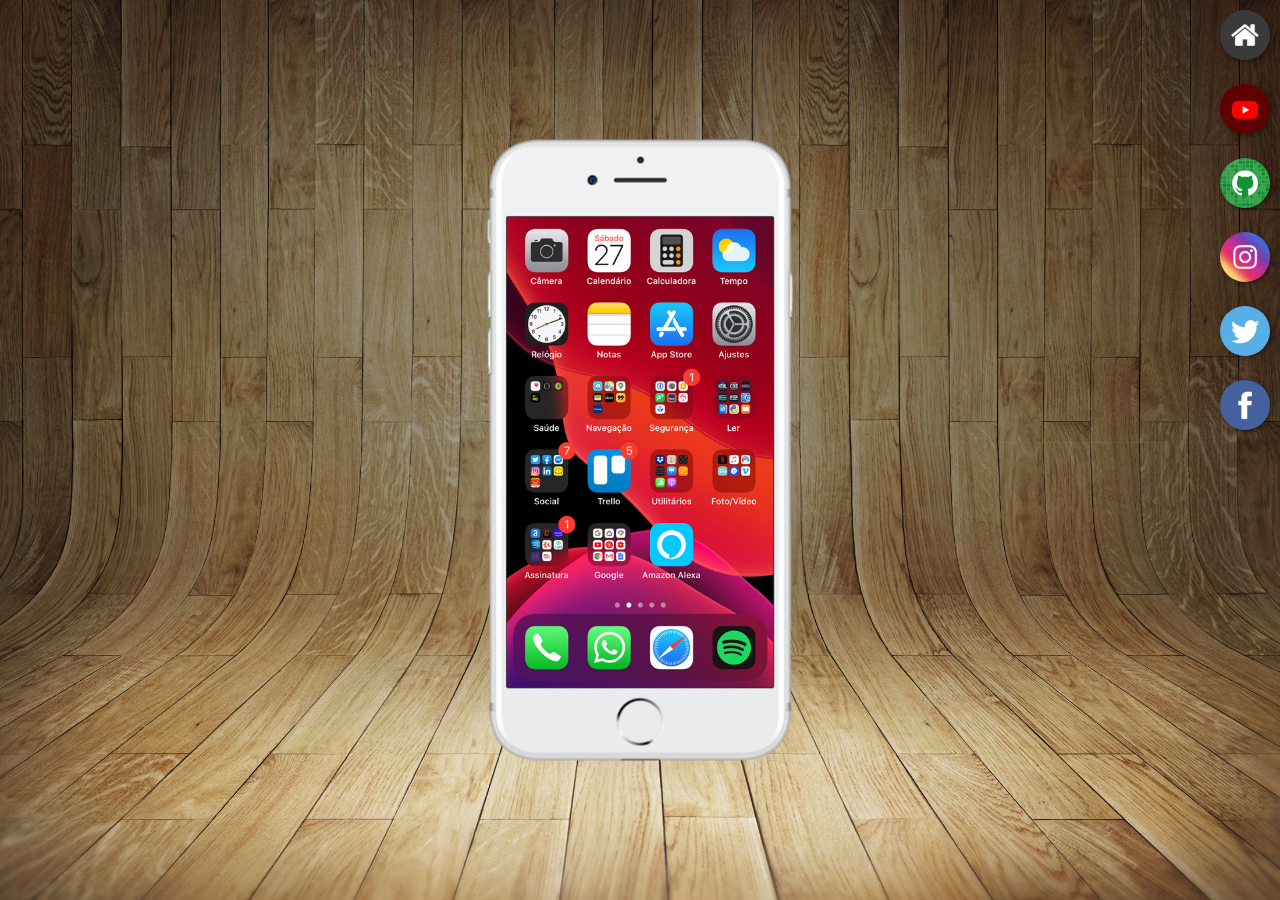
<file: index.html>
<!DOCTYPE html>
<html lang="pt-br">
<head>
    <meta charset="UTF-8">
    <meta name="viewport" content="width=device-width, initial-scale=1.0">
    <title>projetos redes sociais</title>
    <link rel="shortcut icon" href="favicon.ico" type="image/x-icon">
    <link rel="stylesheet" href="estilos/style.css">
</head>
<body>
    <main>
        <section id="telefone">
            <iframe src="home.html" name="tela" id="tela" frameborder="0">
                Seu navegador não é compatível com isso.
            </iframe>
        </section>
        <section id="redes-sociais">
            <a href="home.html" target="tela"><img src="imagens/logo-home.jpg" alt="início"></a><br>
            <a href="youtube.html" target="tela"><img src="imagens/logo-youtube.jpg" alt="youtube"></a><br>
            <a href="github.html" target="tela"><img src="imagens/logo-github.jpg" alt="github"></a><br>
            <a href="instagram.html" target="tela"><img src="imagens/logo-instagram.jpg" alt="instagram"></a><br>
            <a href="twitter.html" target="tela"><img src="imagens/logo-twitter.jpg" alt="twitter"></a><br>
            <a href="facebook.html" target="tela"></a><img src="imagens/logo-facebook.jpg" alt="facebook">
        </section>
    </main>
</body>
</html>
</file>
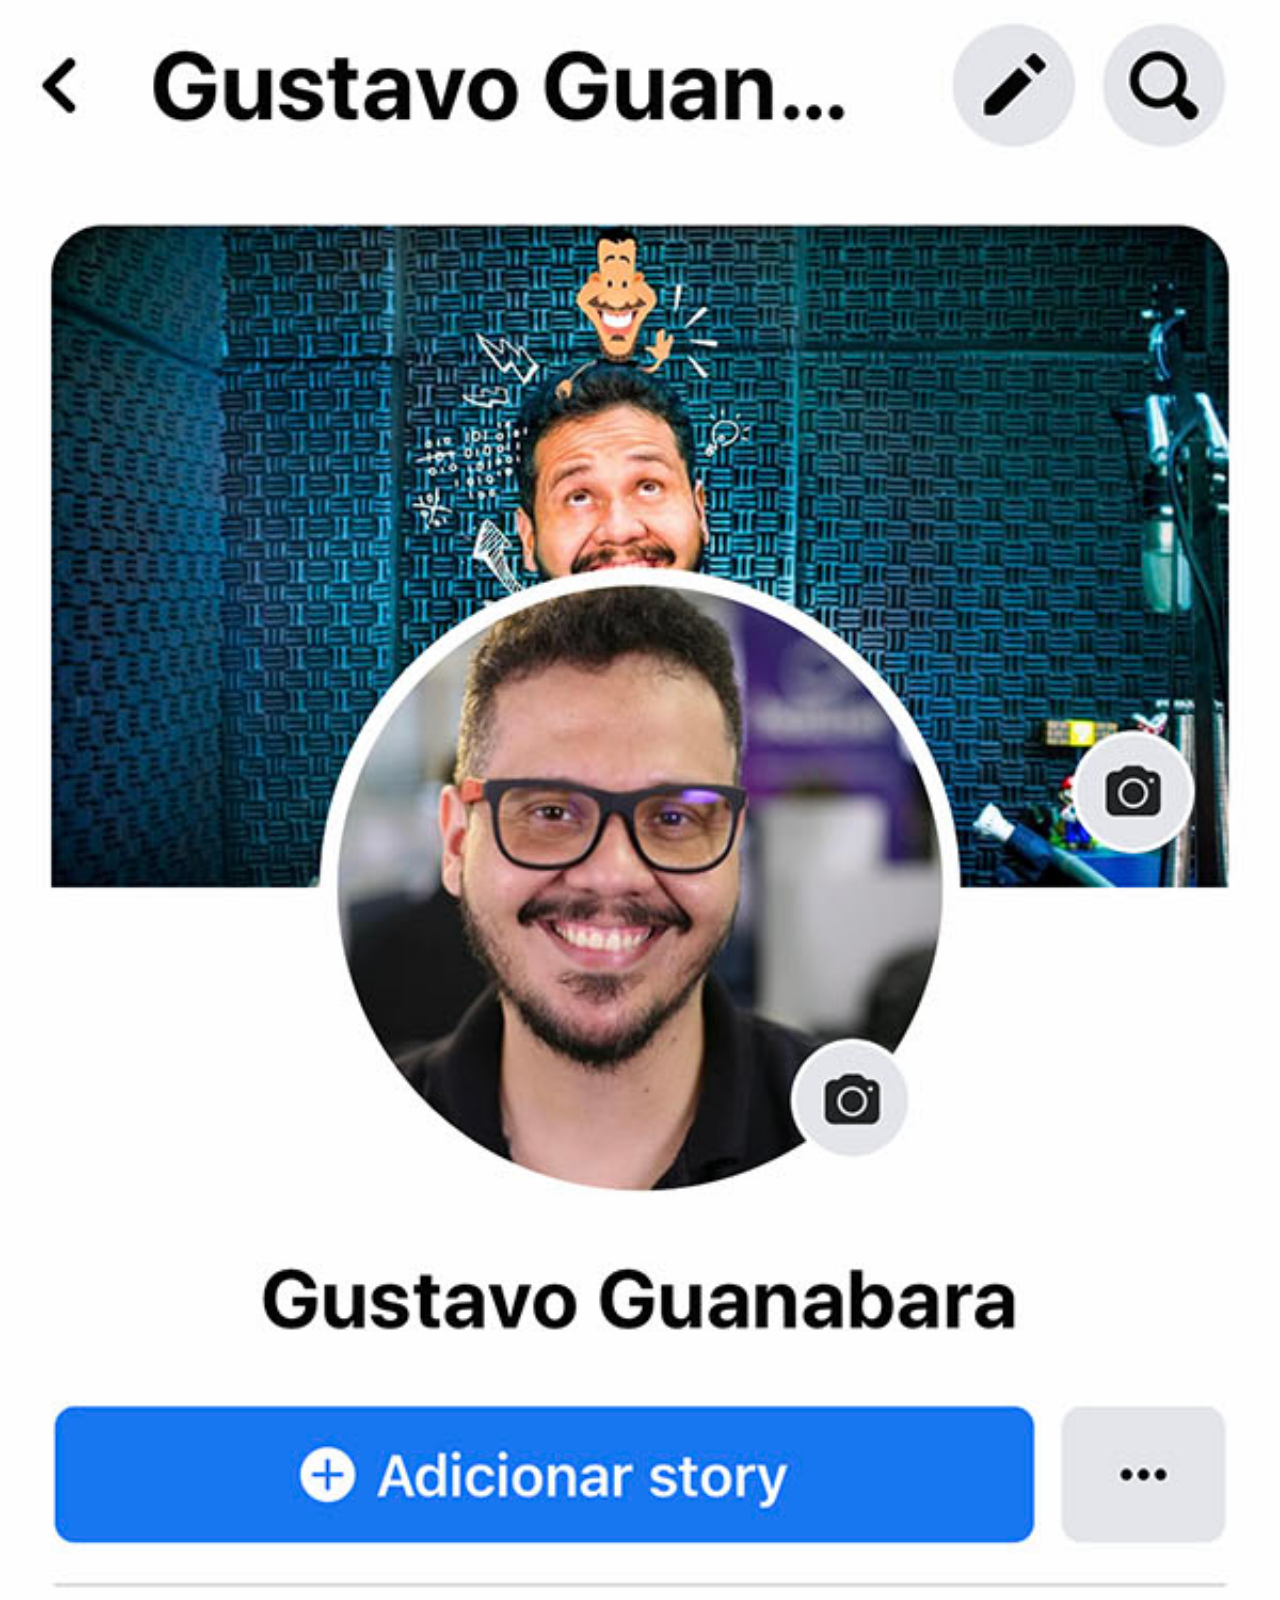
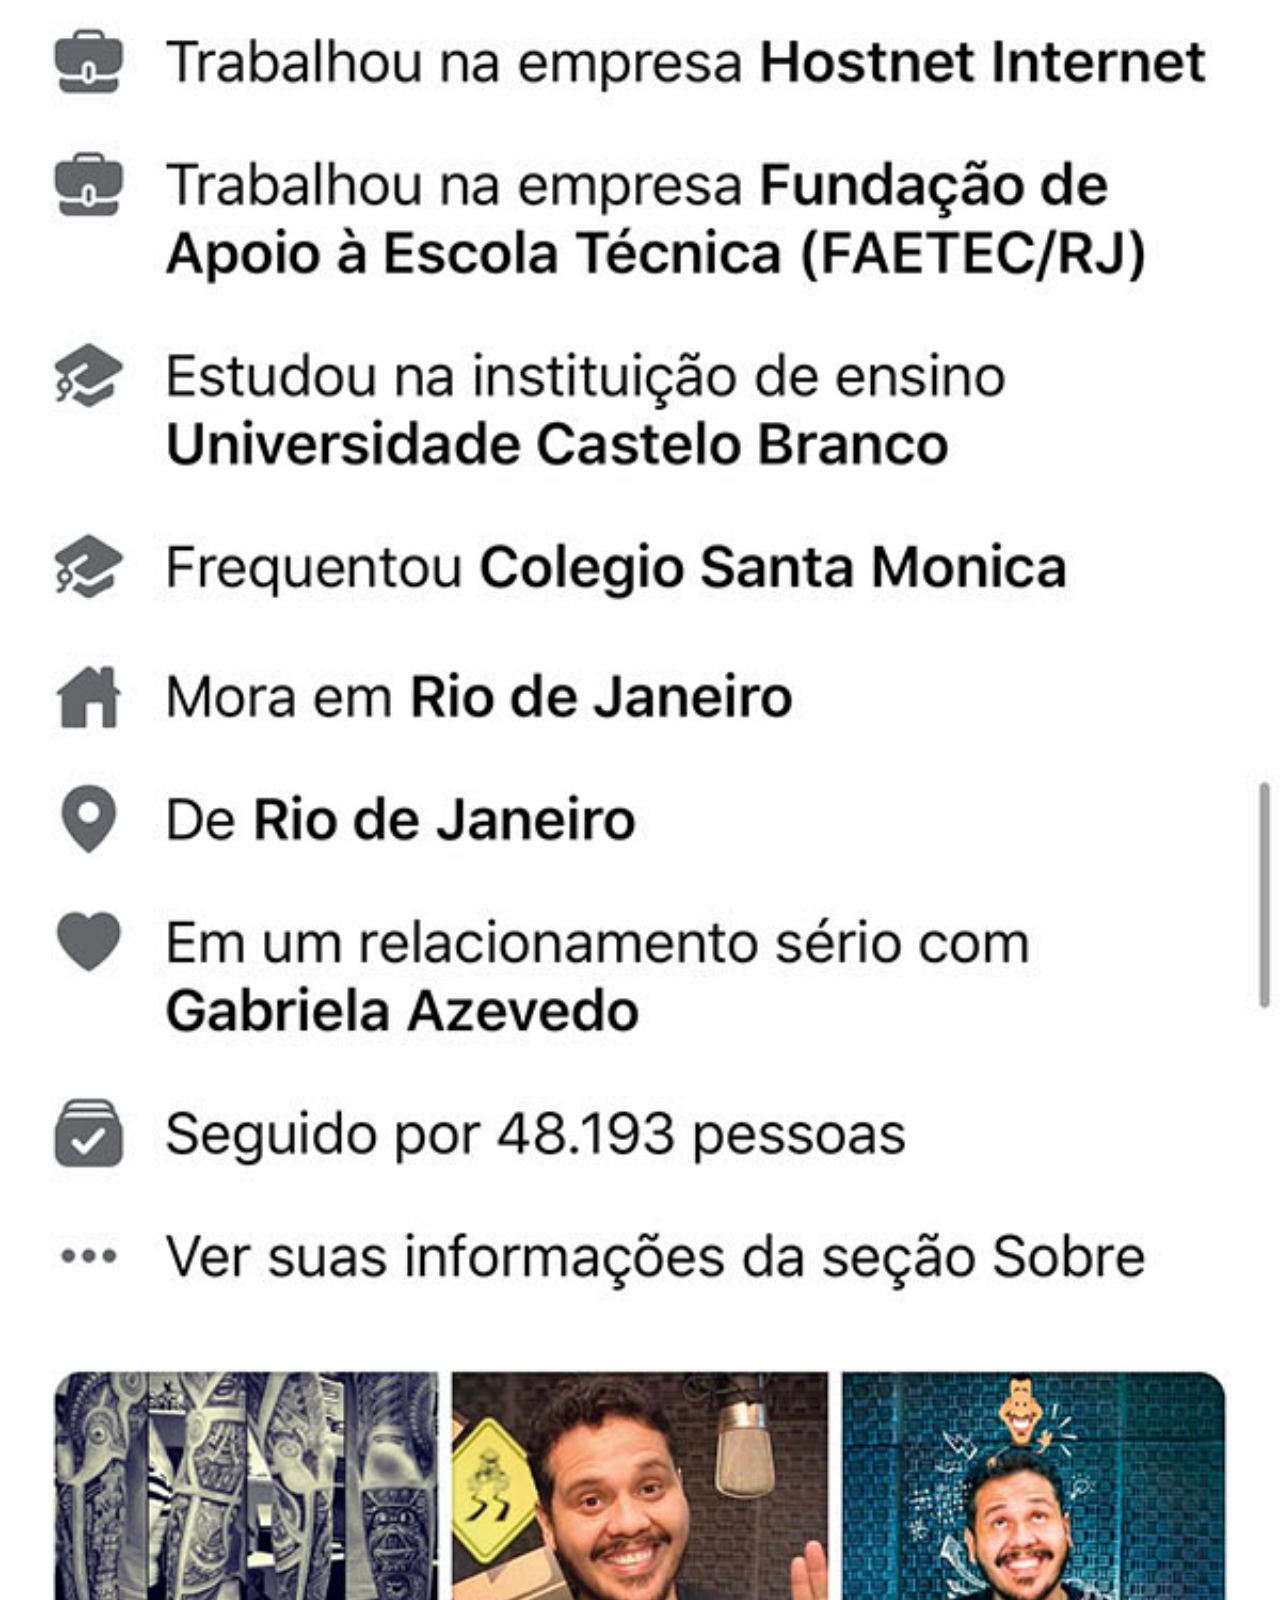
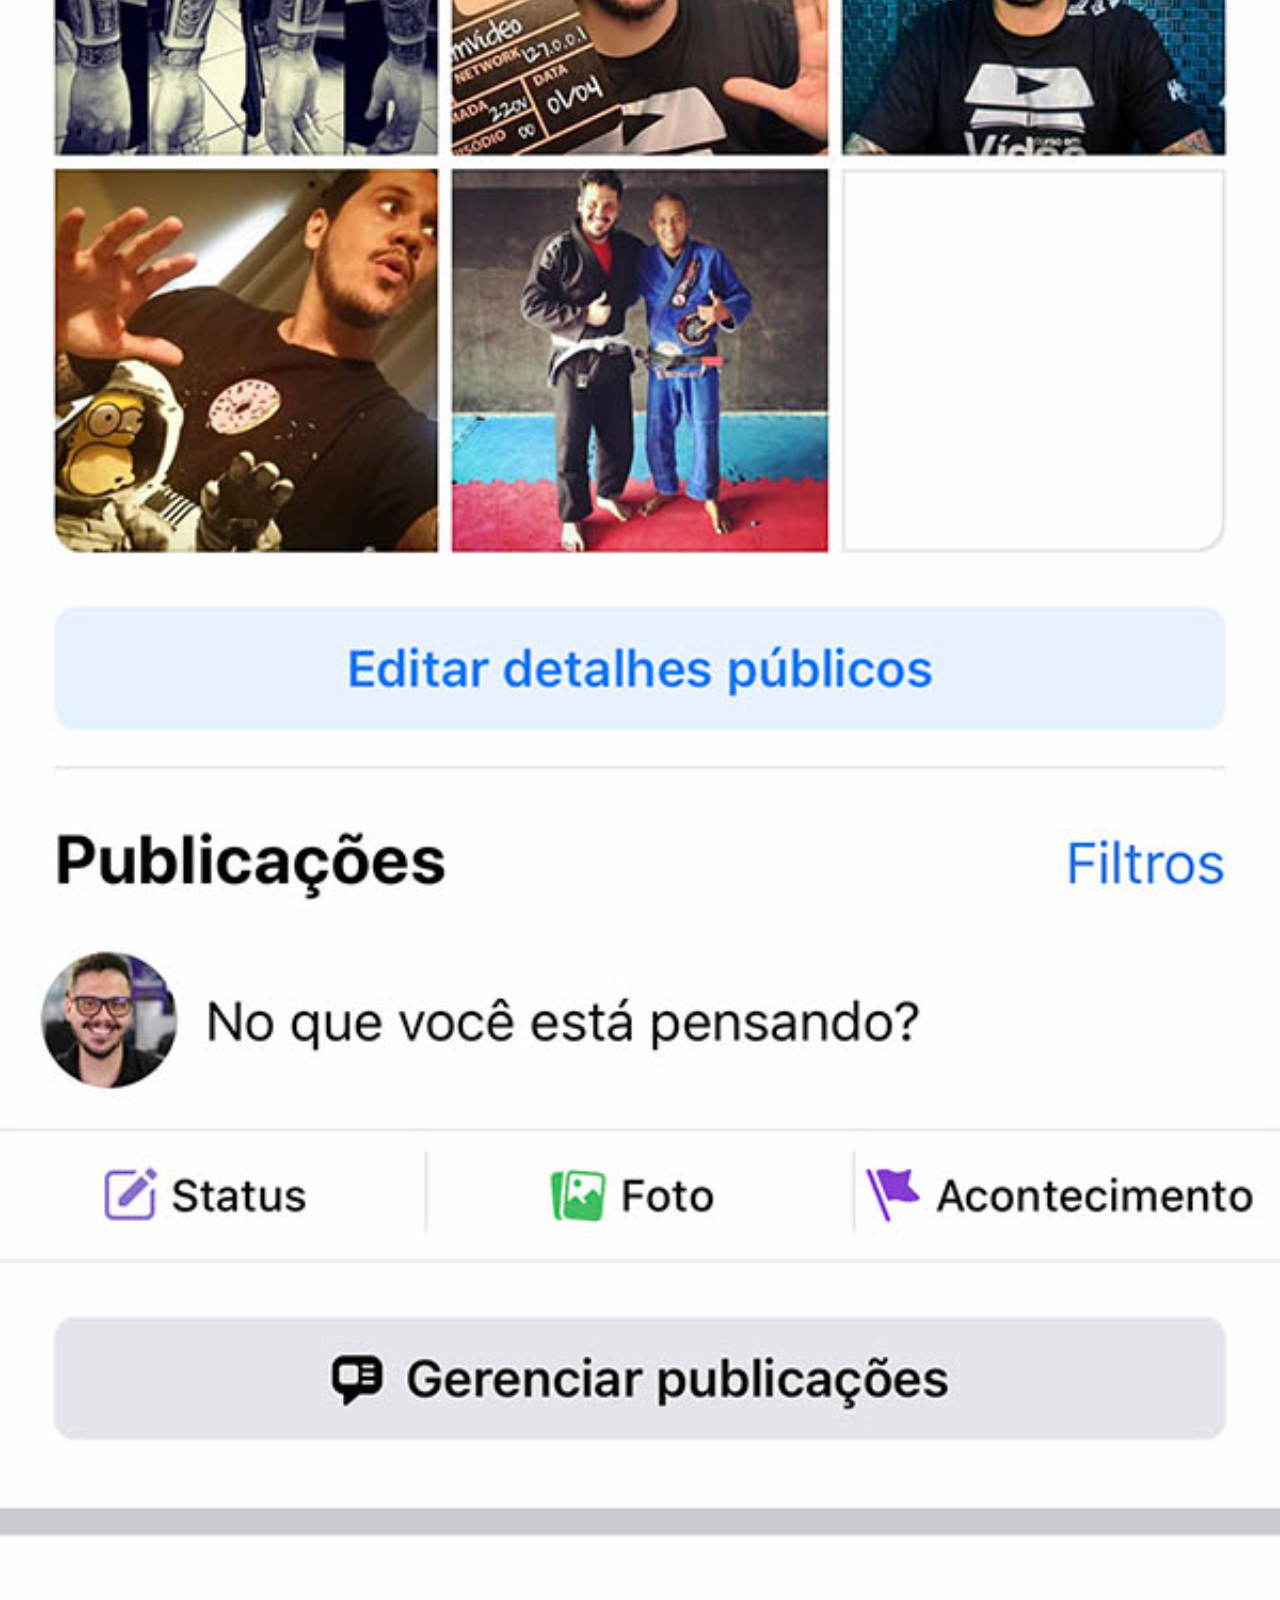
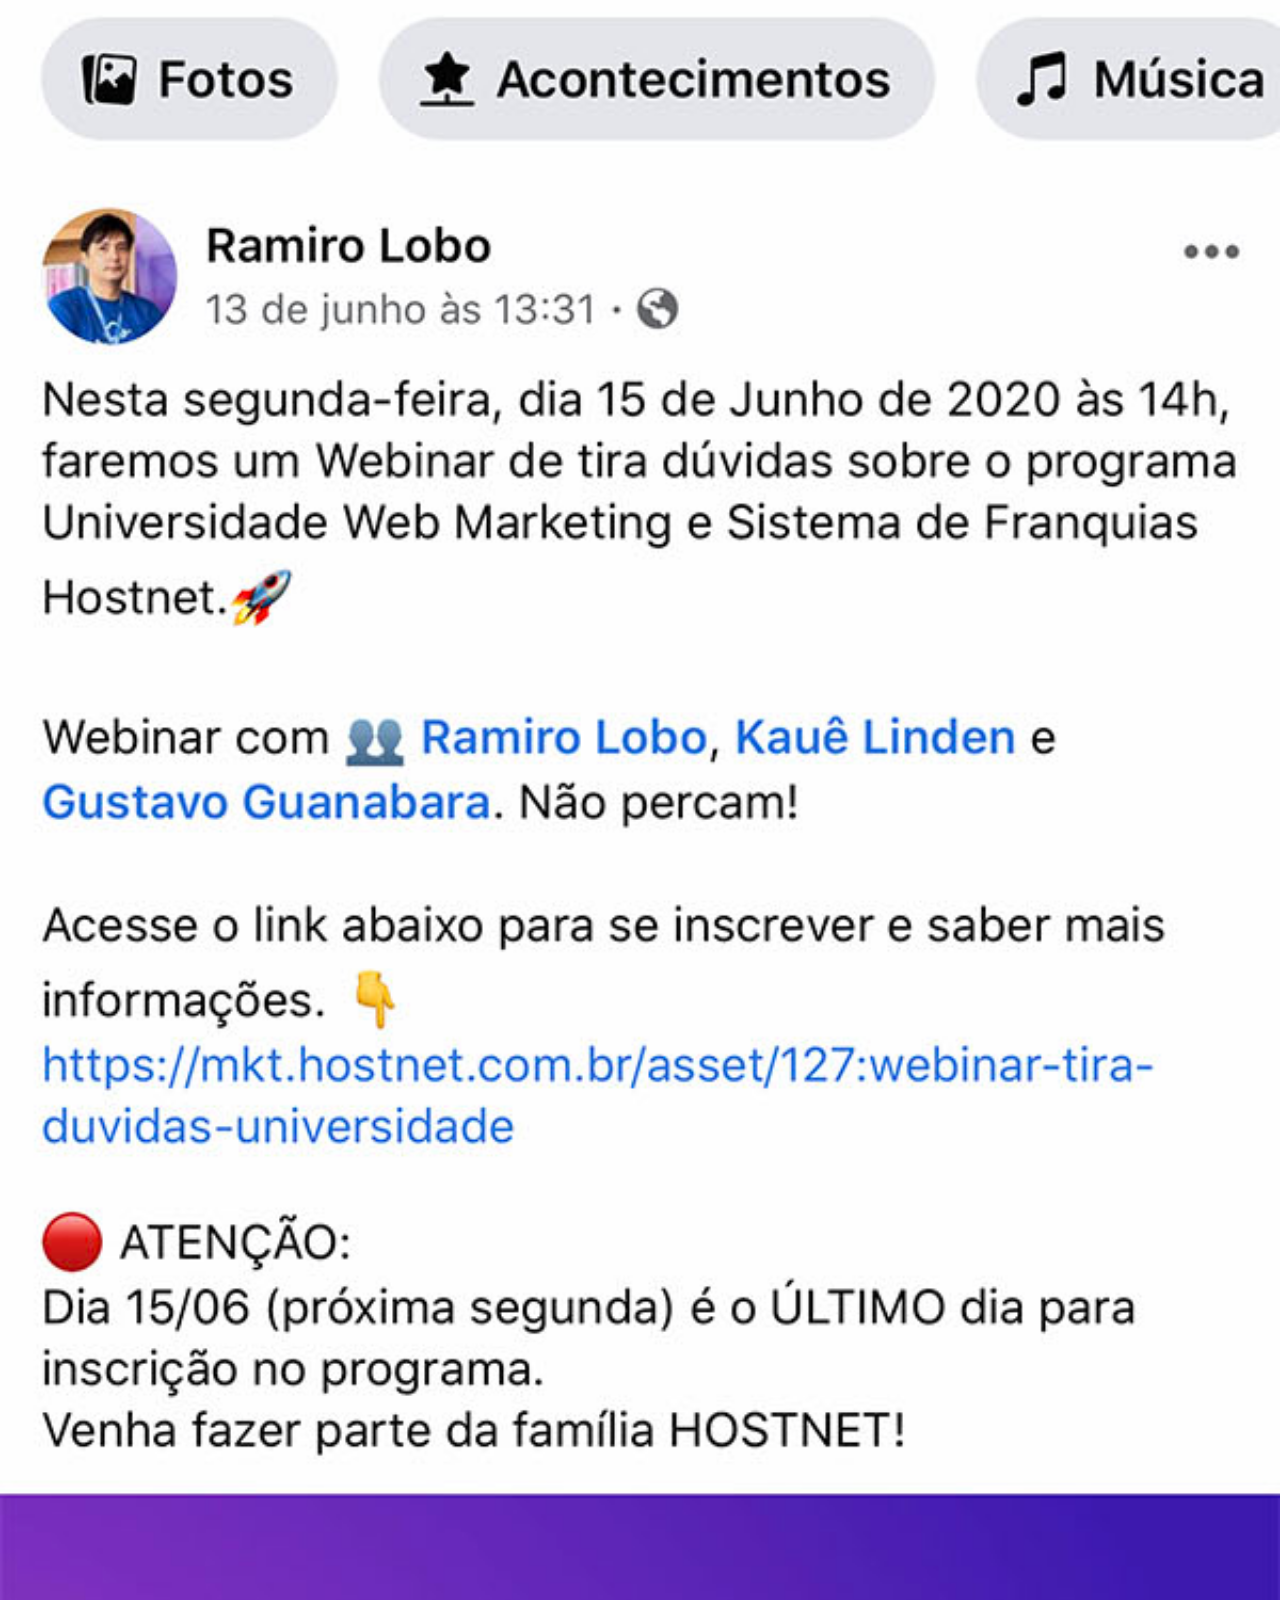
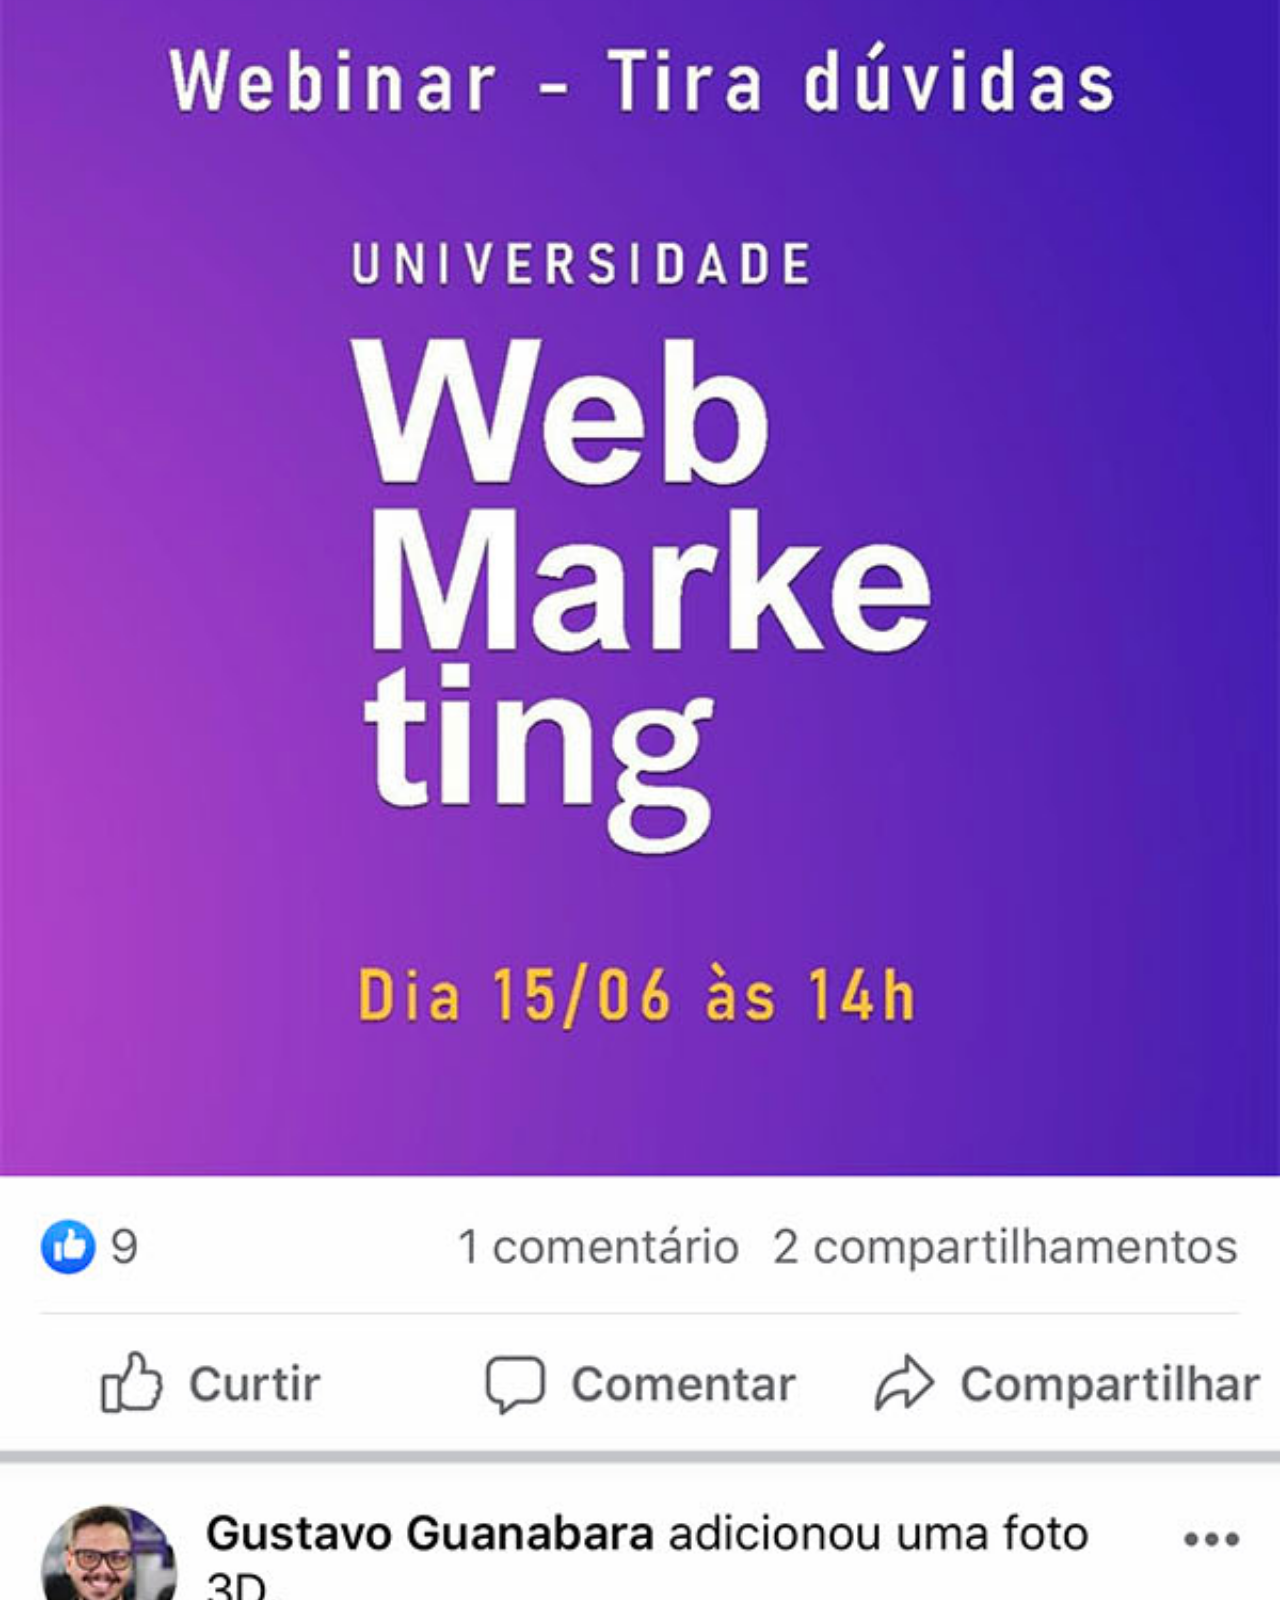
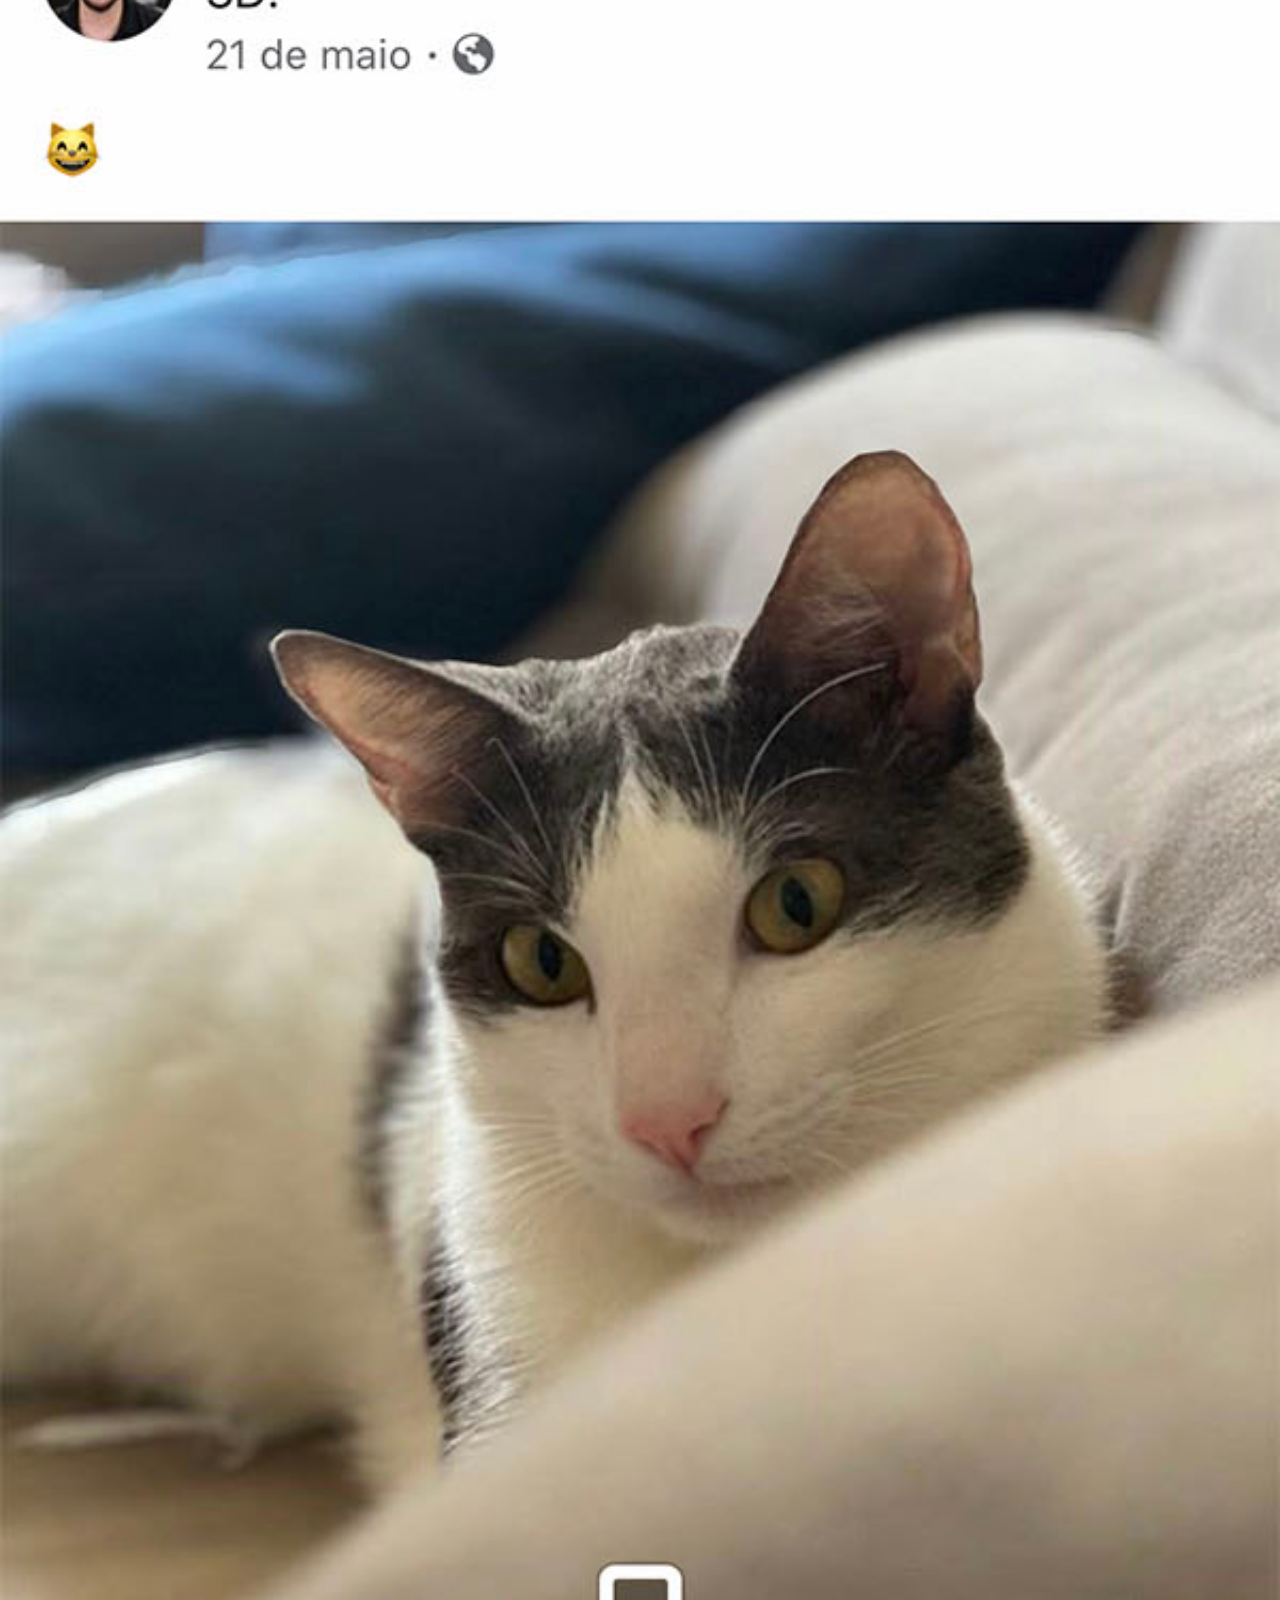
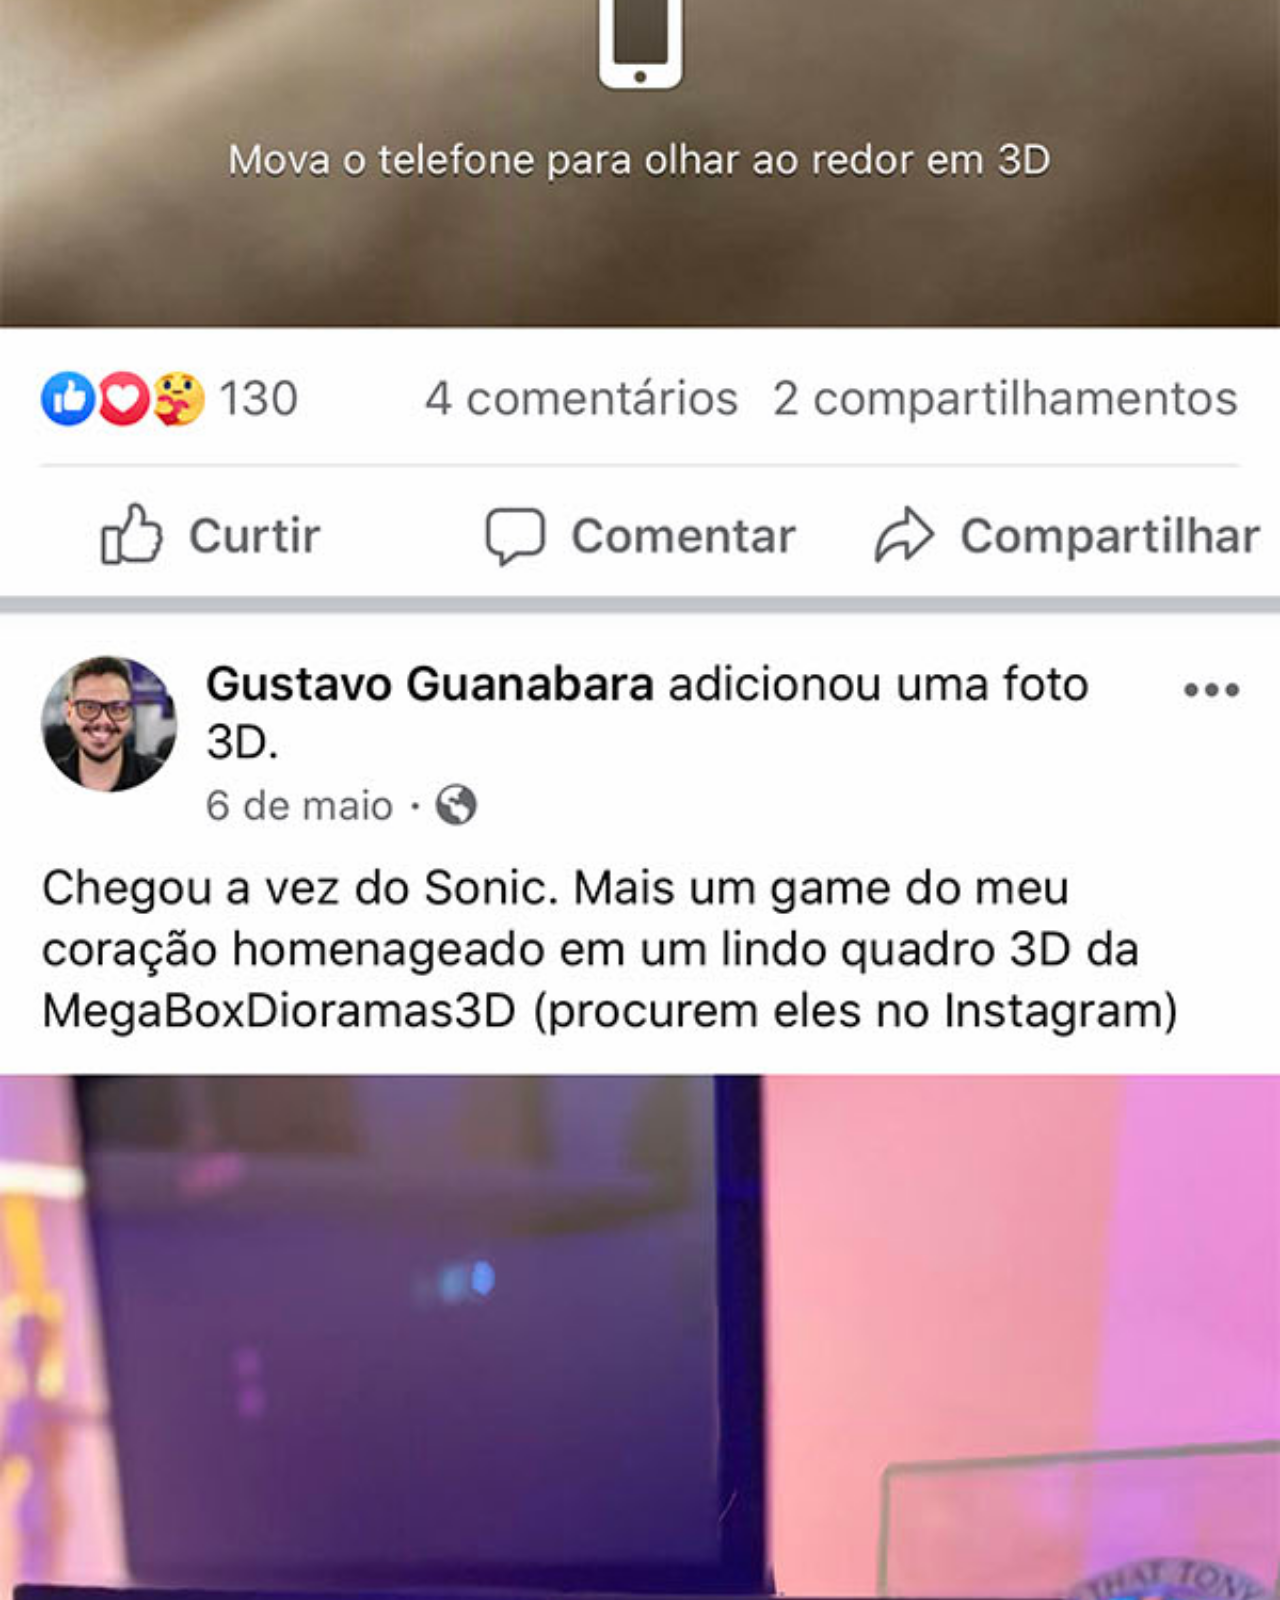
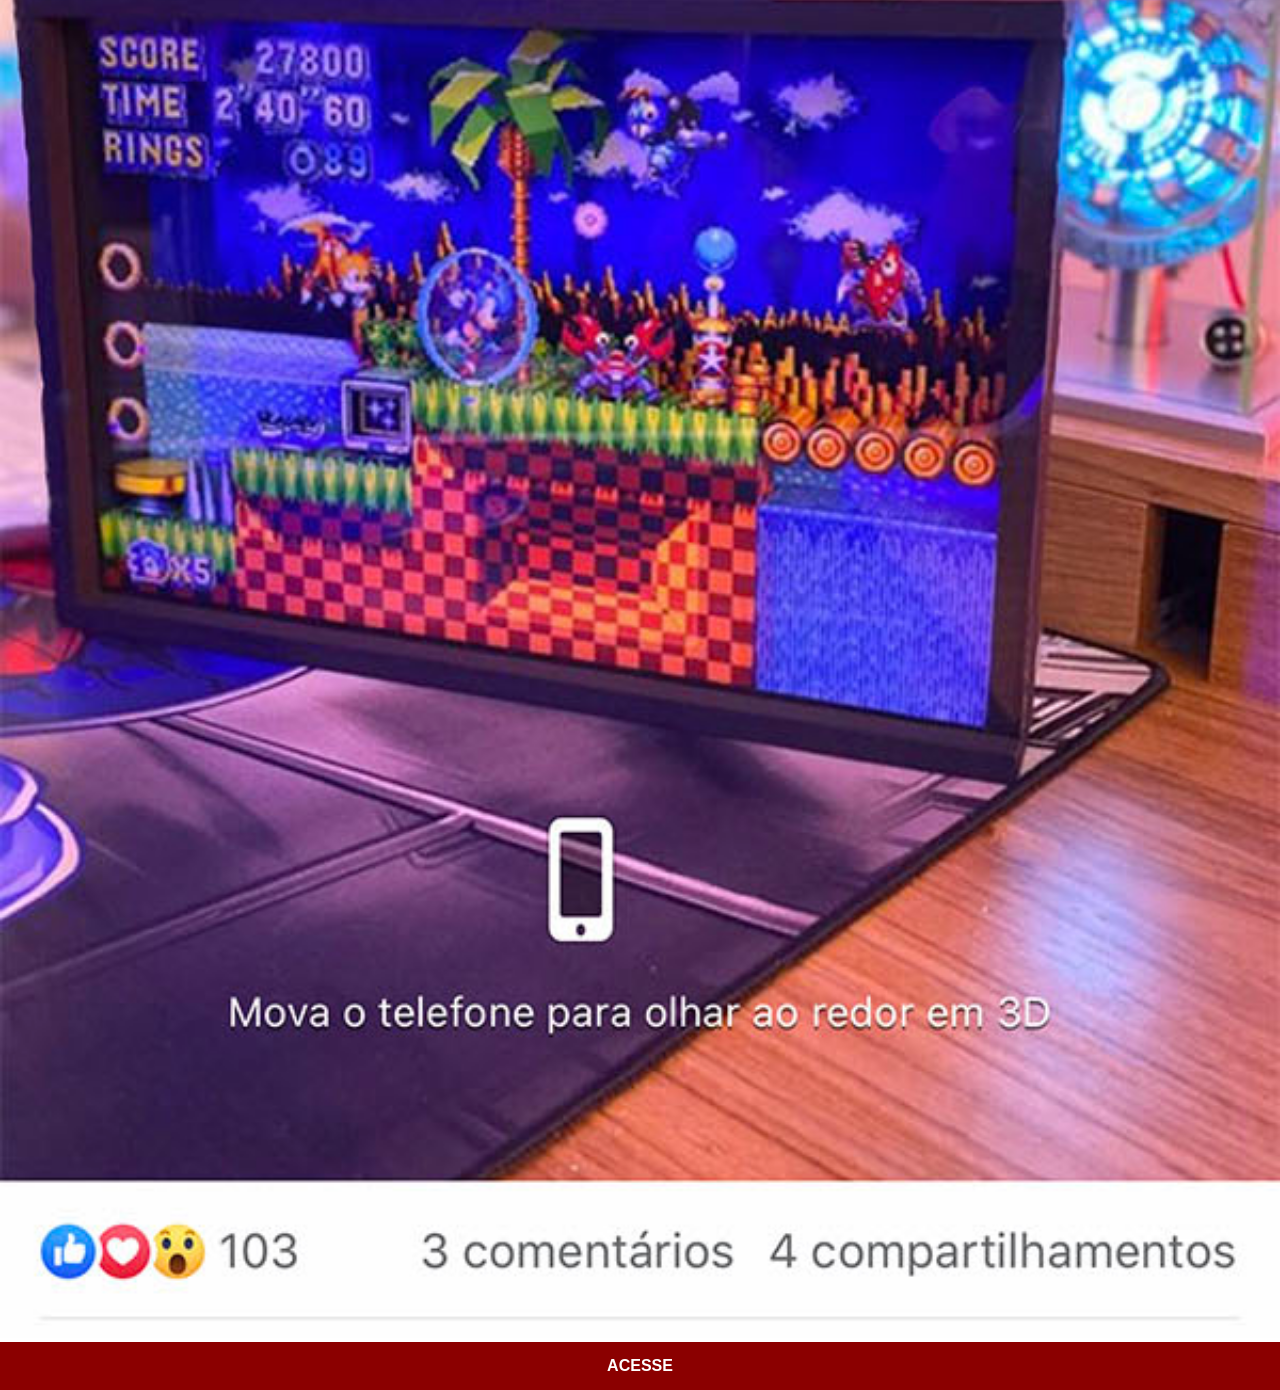
<file: facebook.html>
<!DOCTYPE html>
<html lang="pt-br">
<head>
    <meta charset="UTF-8">
    <meta name="viewport" content="width=device-width, initial-scale=1.0">
    <title>facebook</title>
    <link rel="stylesheet" href="estilos/social.css">
</head>
<body>
    <img src="imagens/tela-facebook.jpg" alt="facebook">
    <a href="https://www.facebook.com/gustavoguanabara/?locale=pt_BR" target="_blank">ACESSE</a>
</body>
</html>
</file>
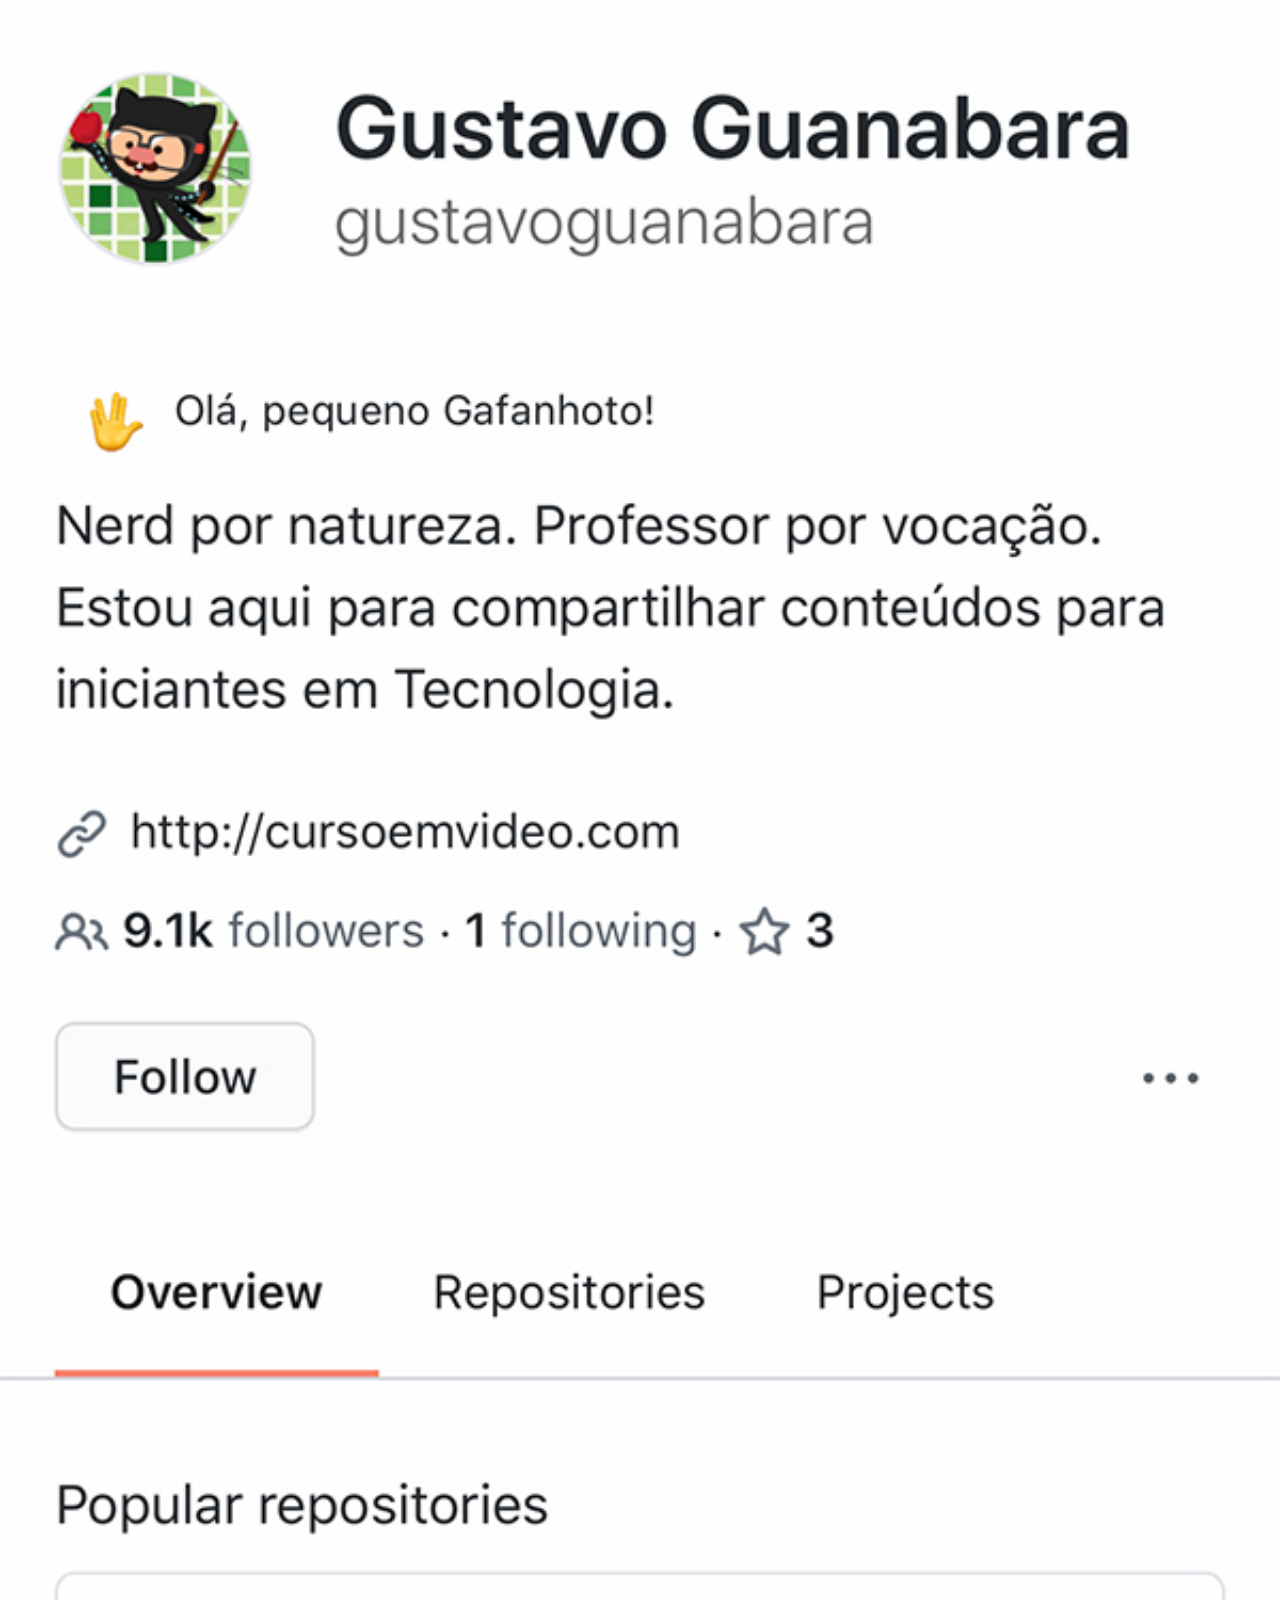
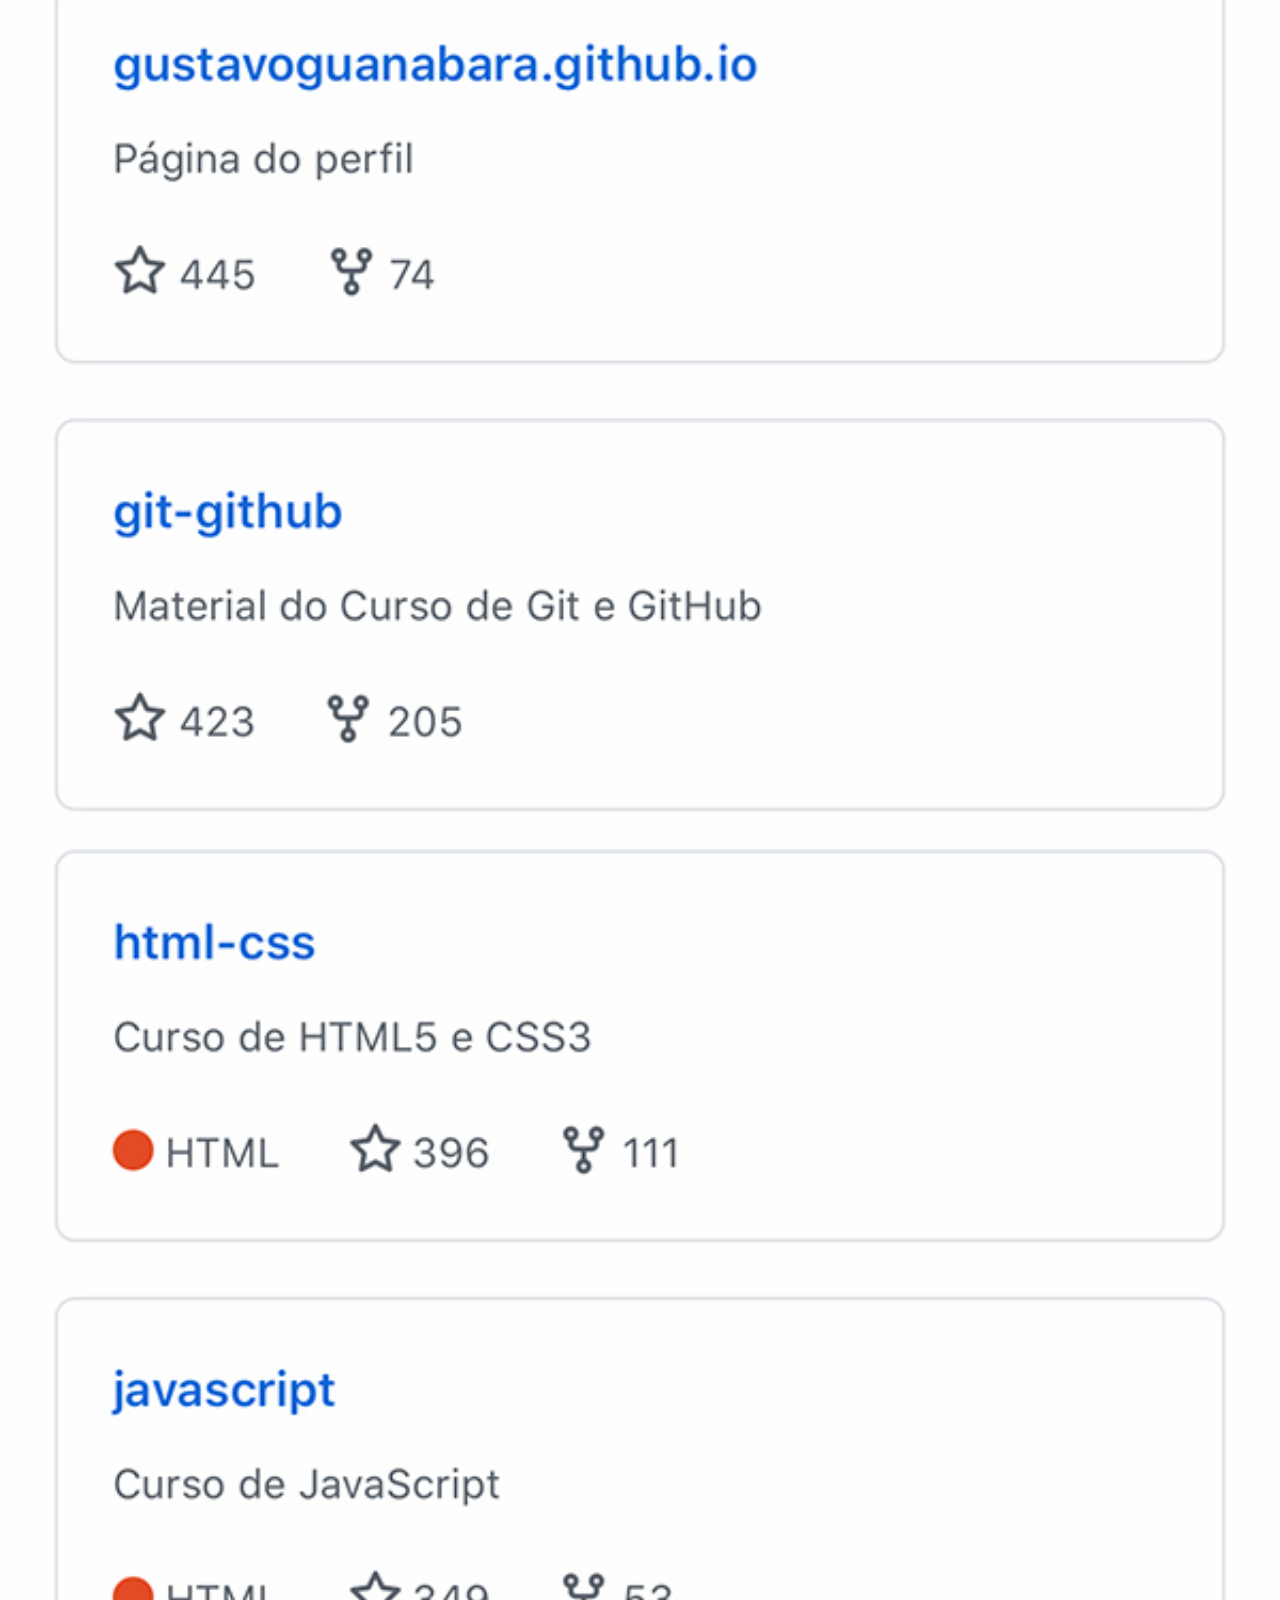
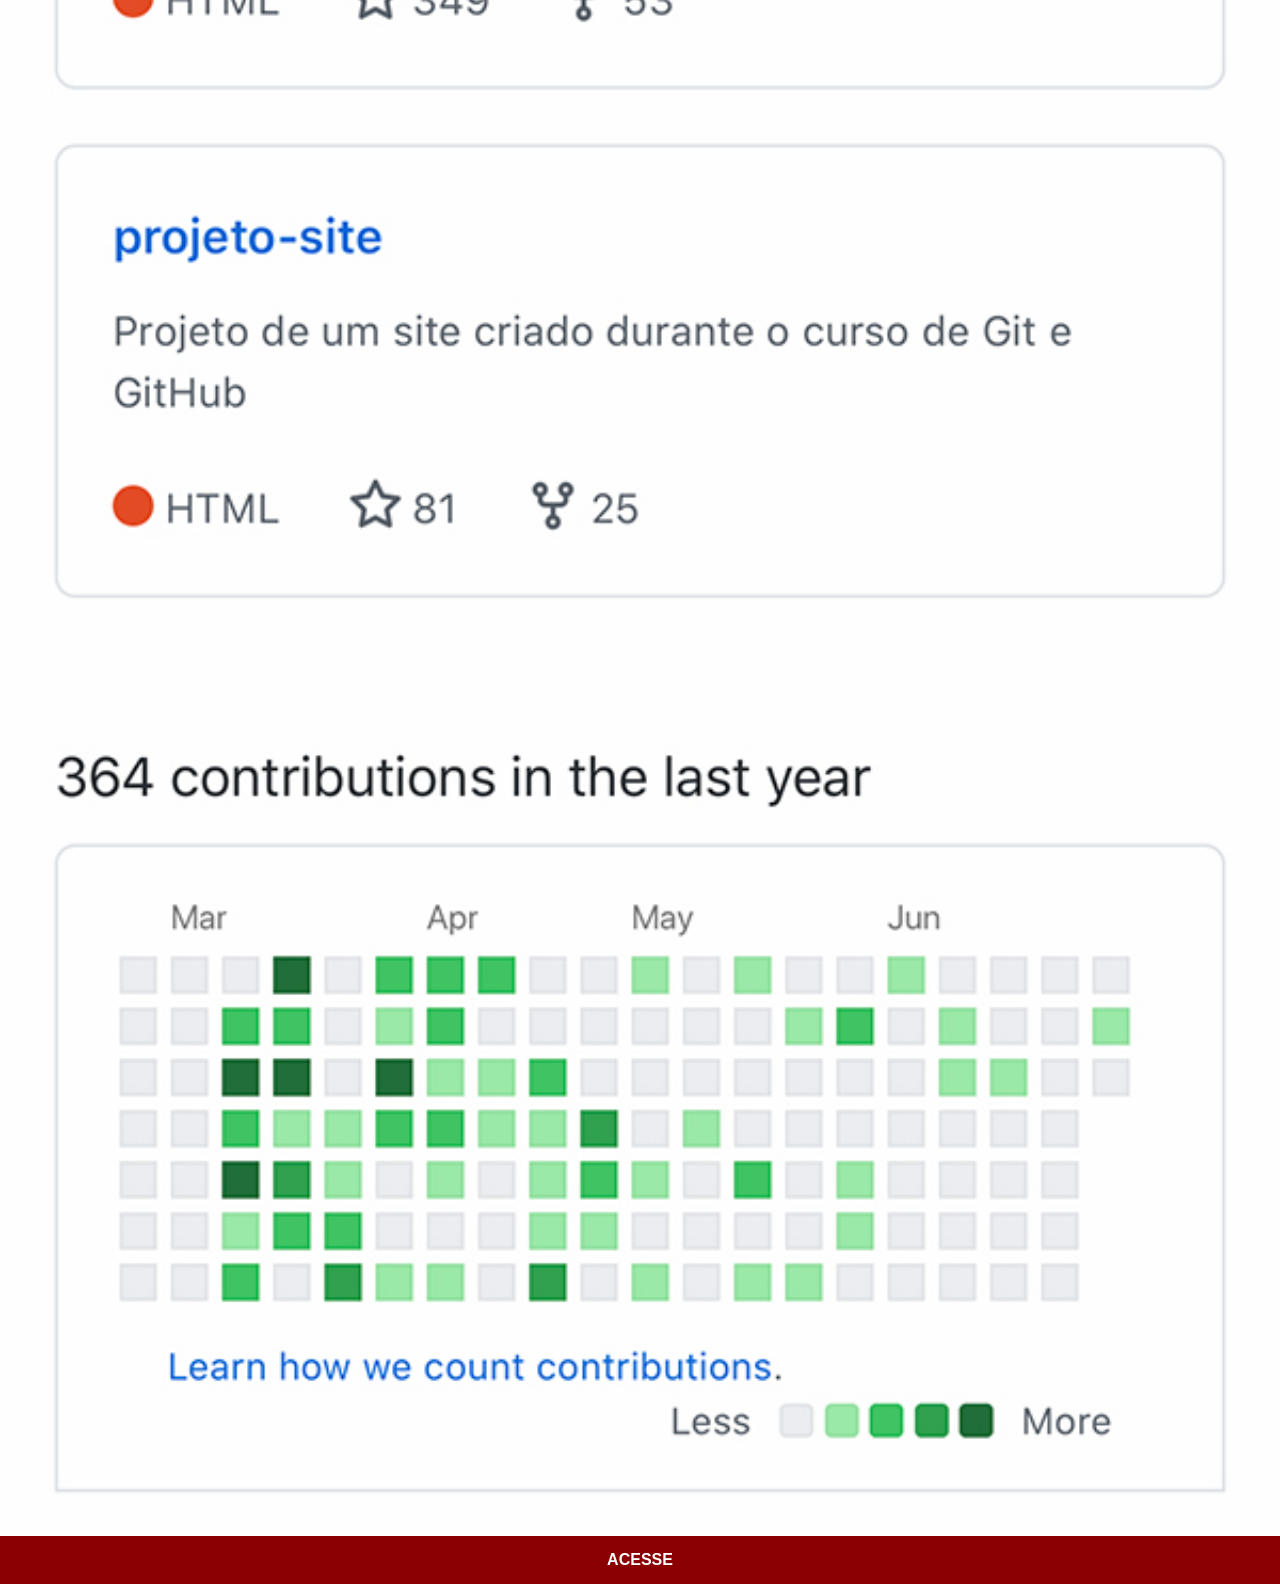
<file: github.html>
<!DOCTYPE html>
<html lang="pt-br">
<head>
    <meta charset="UTF-8">
    <meta name="viewport" content="width=device-width, initial-scale=1.0">
    <title>Github</title>
    <link rel="stylesheet" href="estilos/social.css">
</head>
<body>
    <img src="imagens/tela-github.jpg" alt="Github">
    <a href="https://github.com/gustavoguanabara" target="_blank">ACESSE</a>
</body>
</html>
</file>
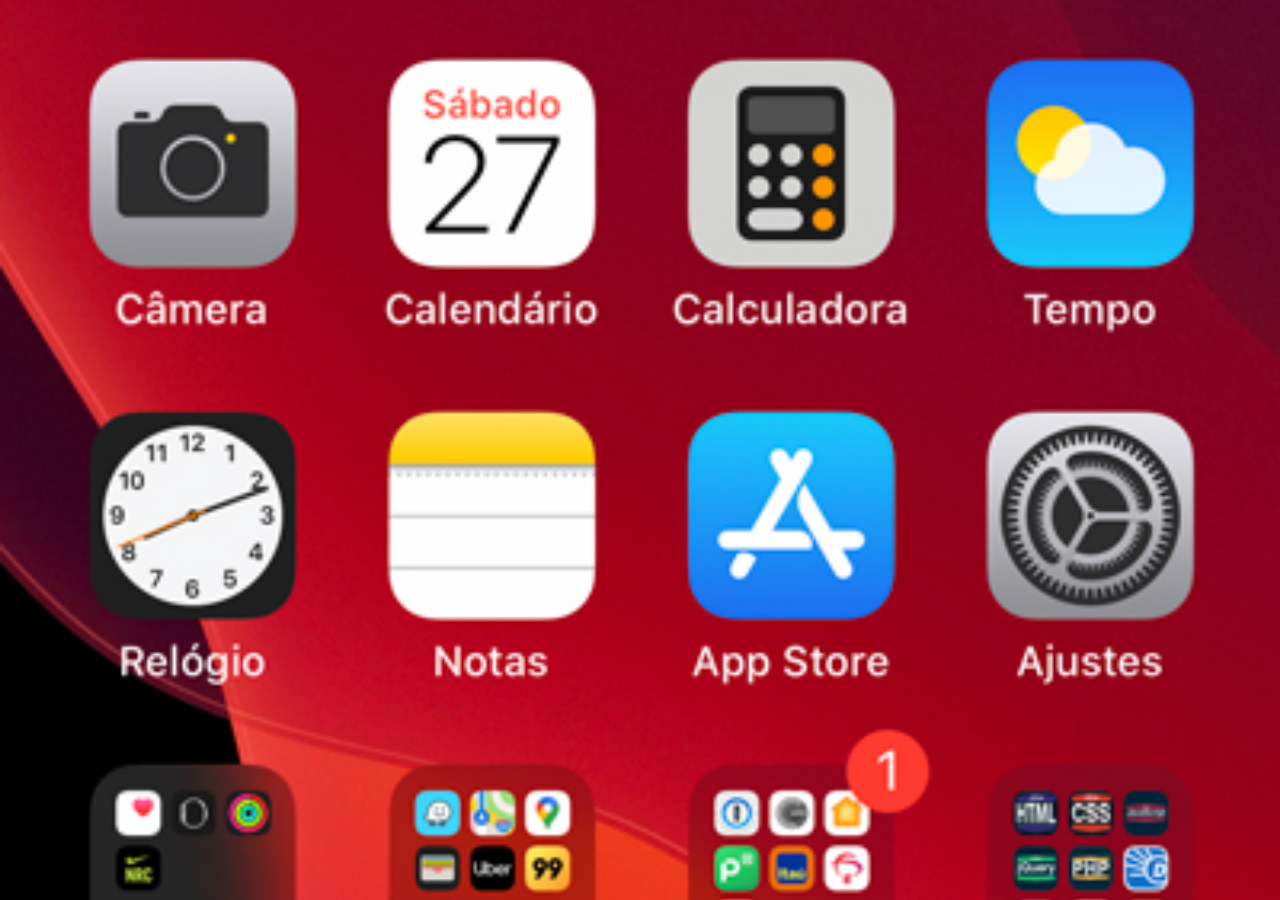
<file: home.html>
<!DOCTYPE html>
<html lang="pt-br">
<head>
    <meta charset="UTF-8">
    <meta name="viewport" content="width=device-width, initial-scale=1.0">
    <title>home</title>
    <style>
        * {
            margin: 0px;
            padding: 0px;
        }

        body {
            height: 100vh;
            width: 100vw;
            background: black url(imagens/tela-home.jpg) no-repeat top center;
            background-size: cover;
        }
    </style>
</head>
<body>
    
</body>
</html>
</file>
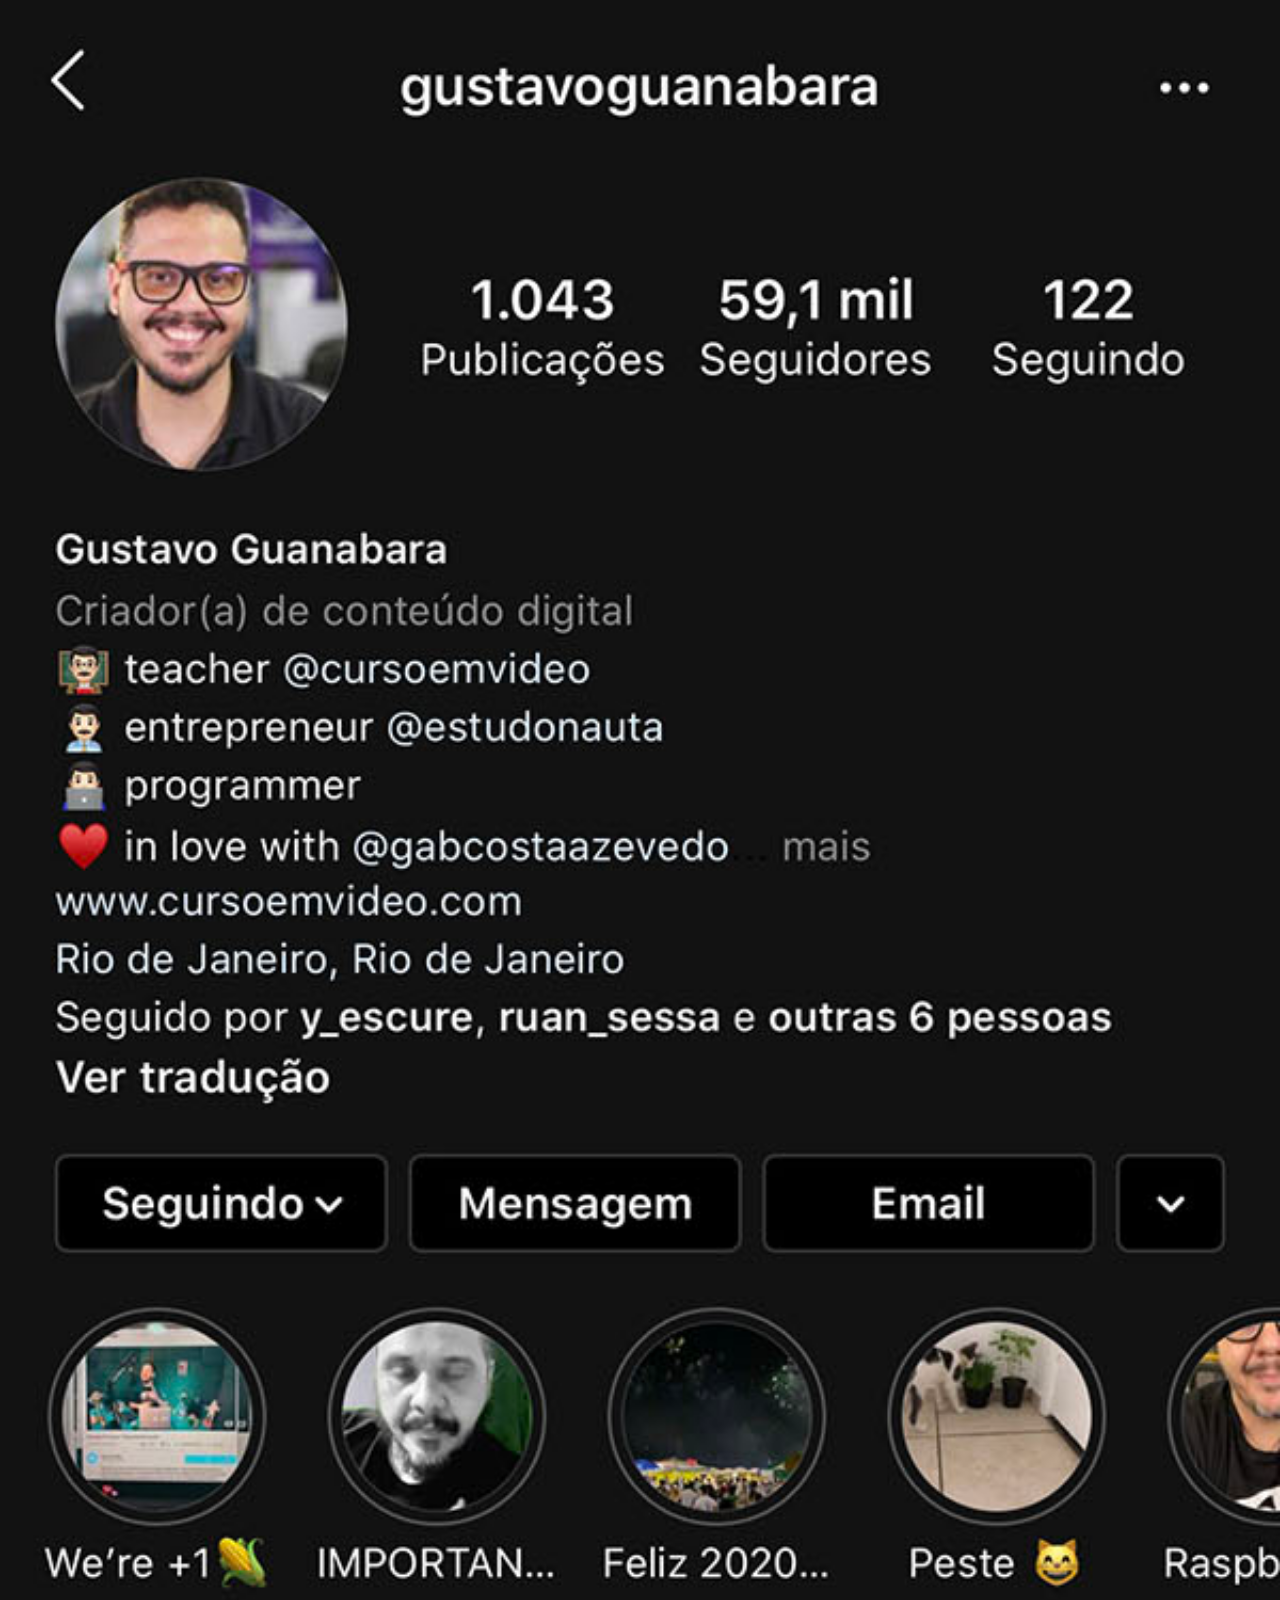
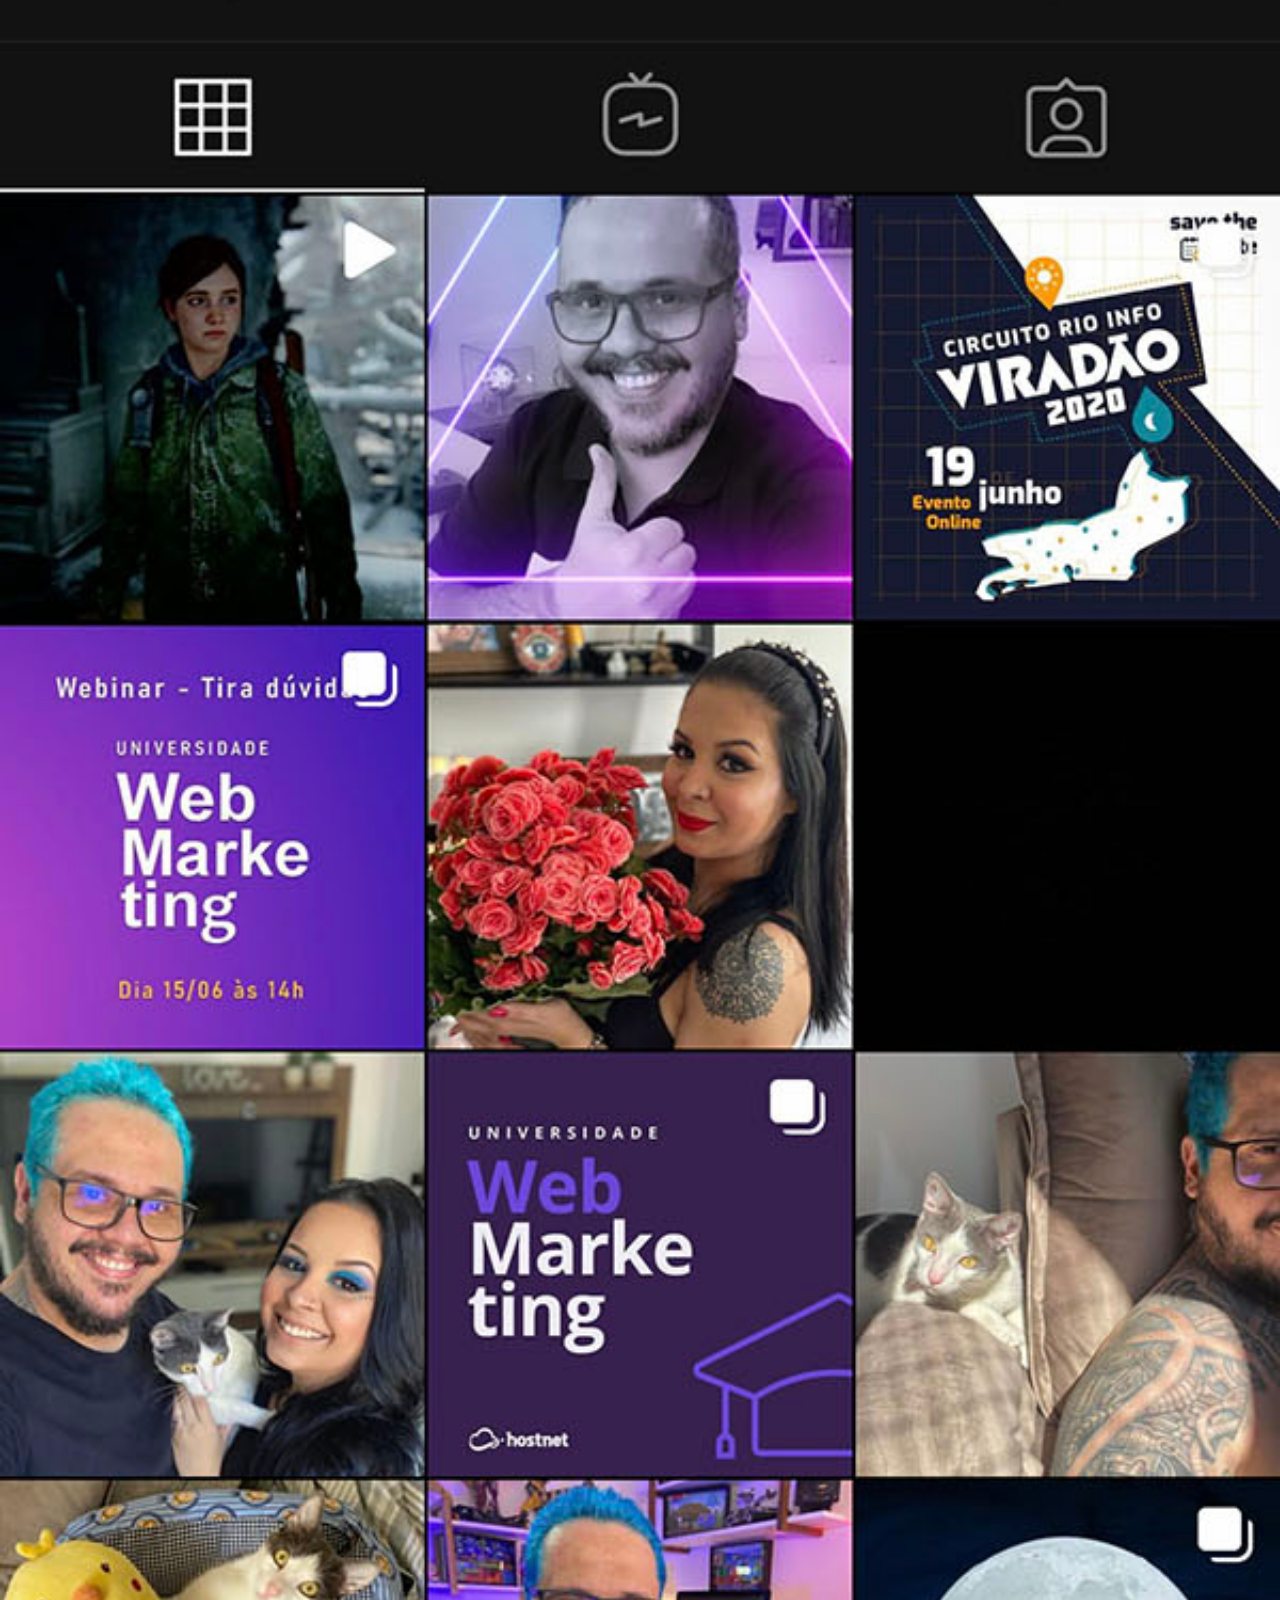
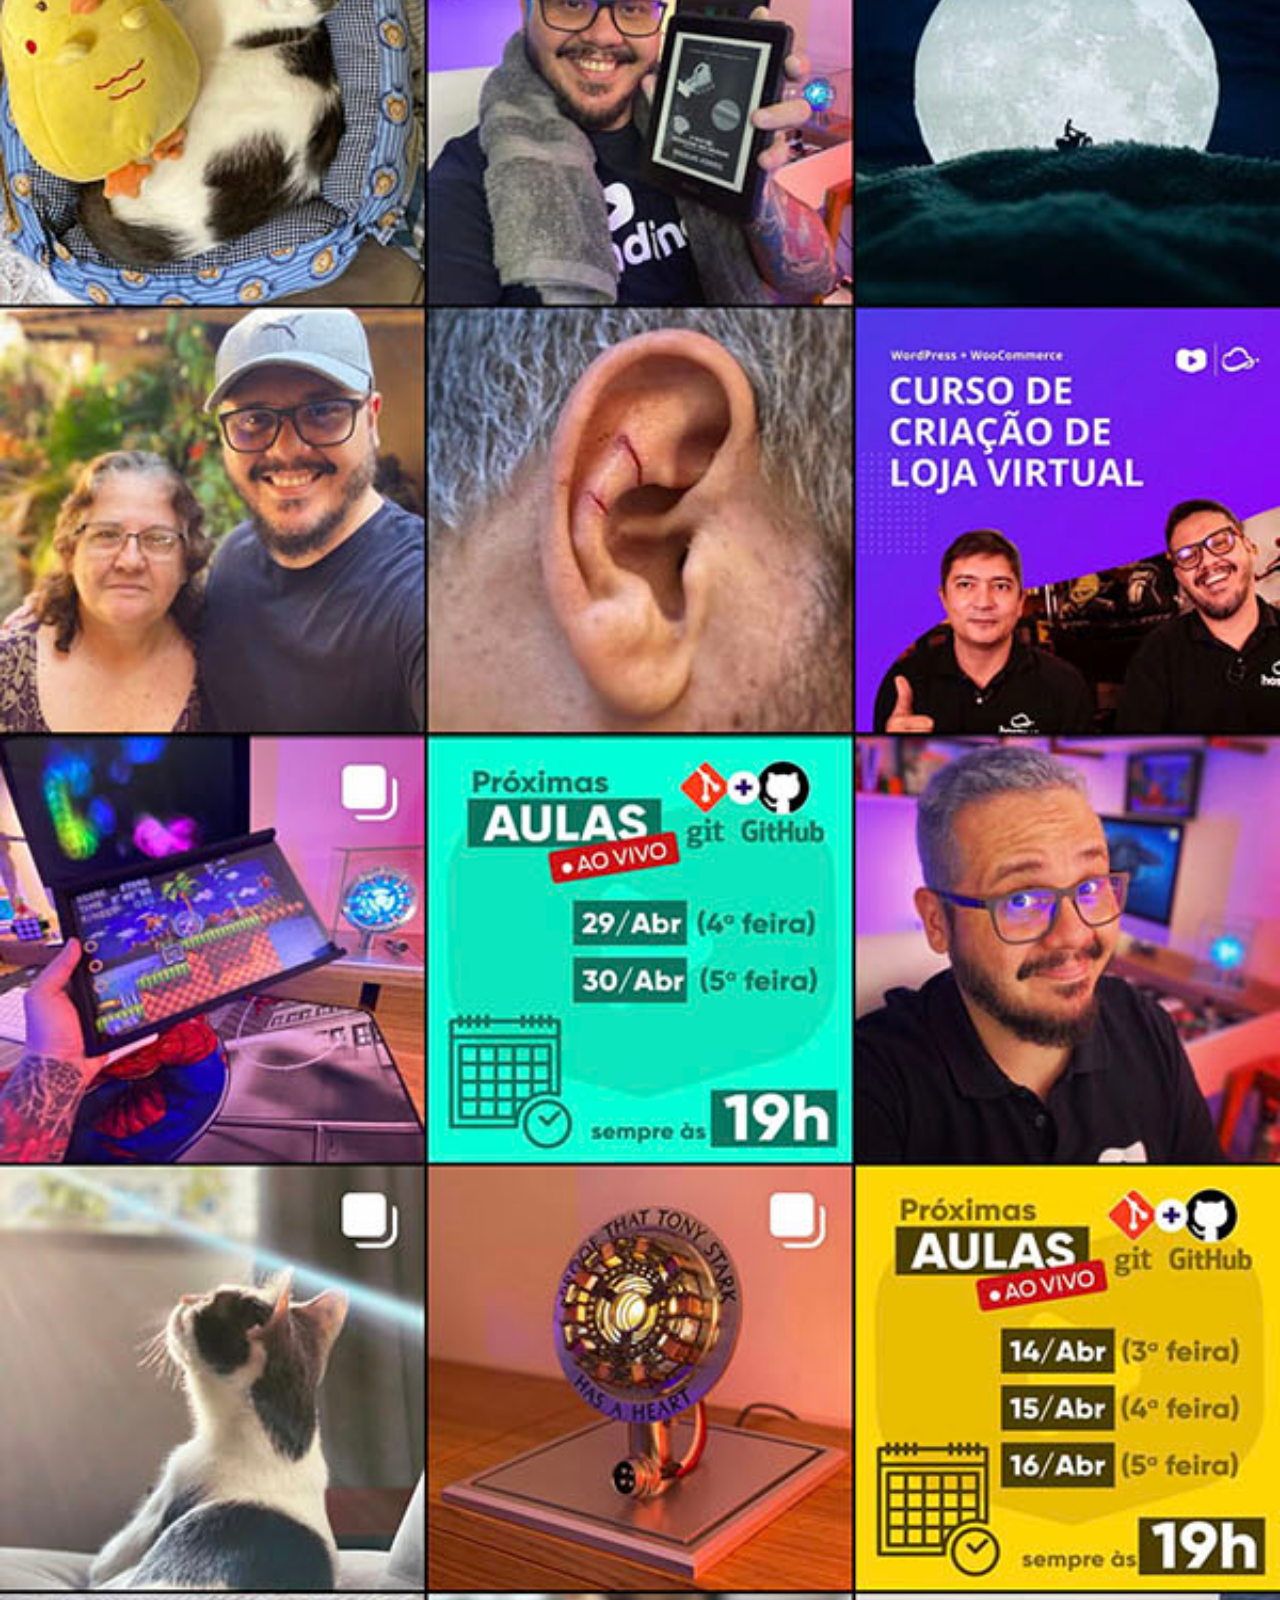
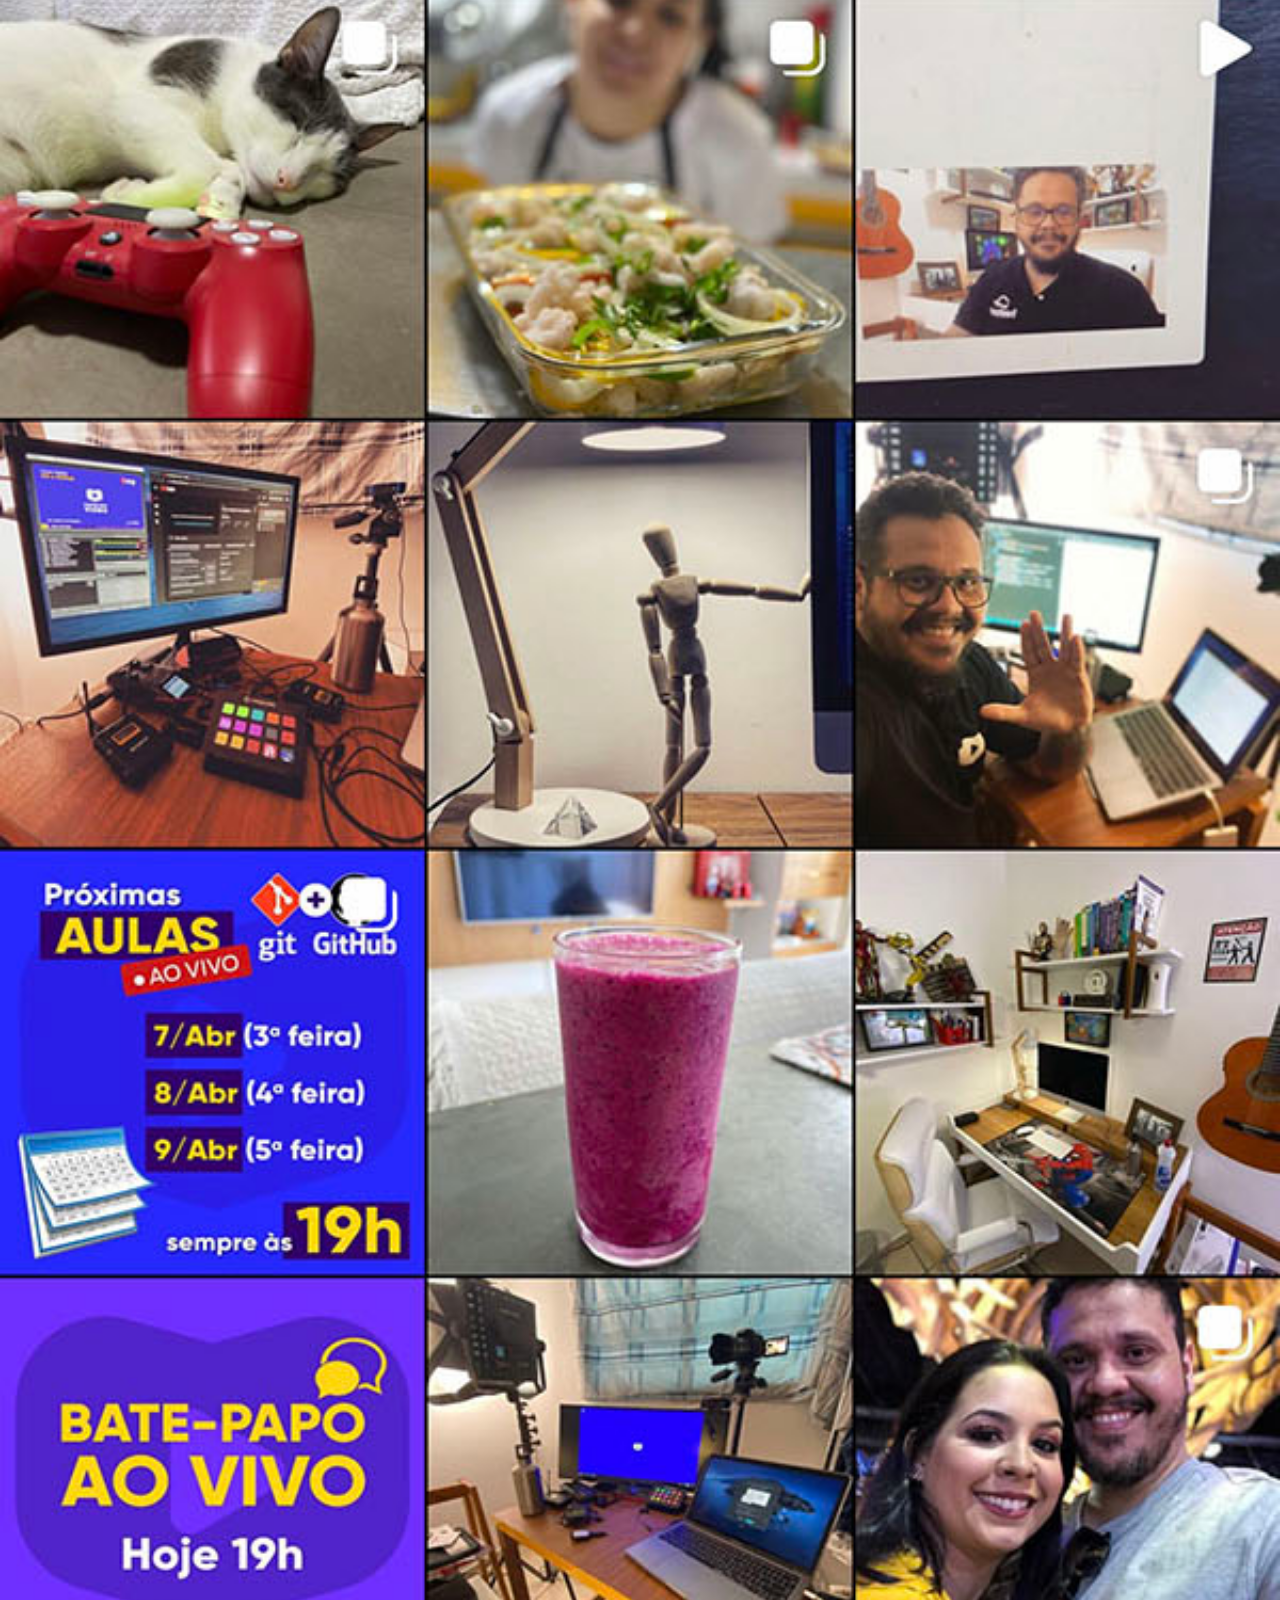
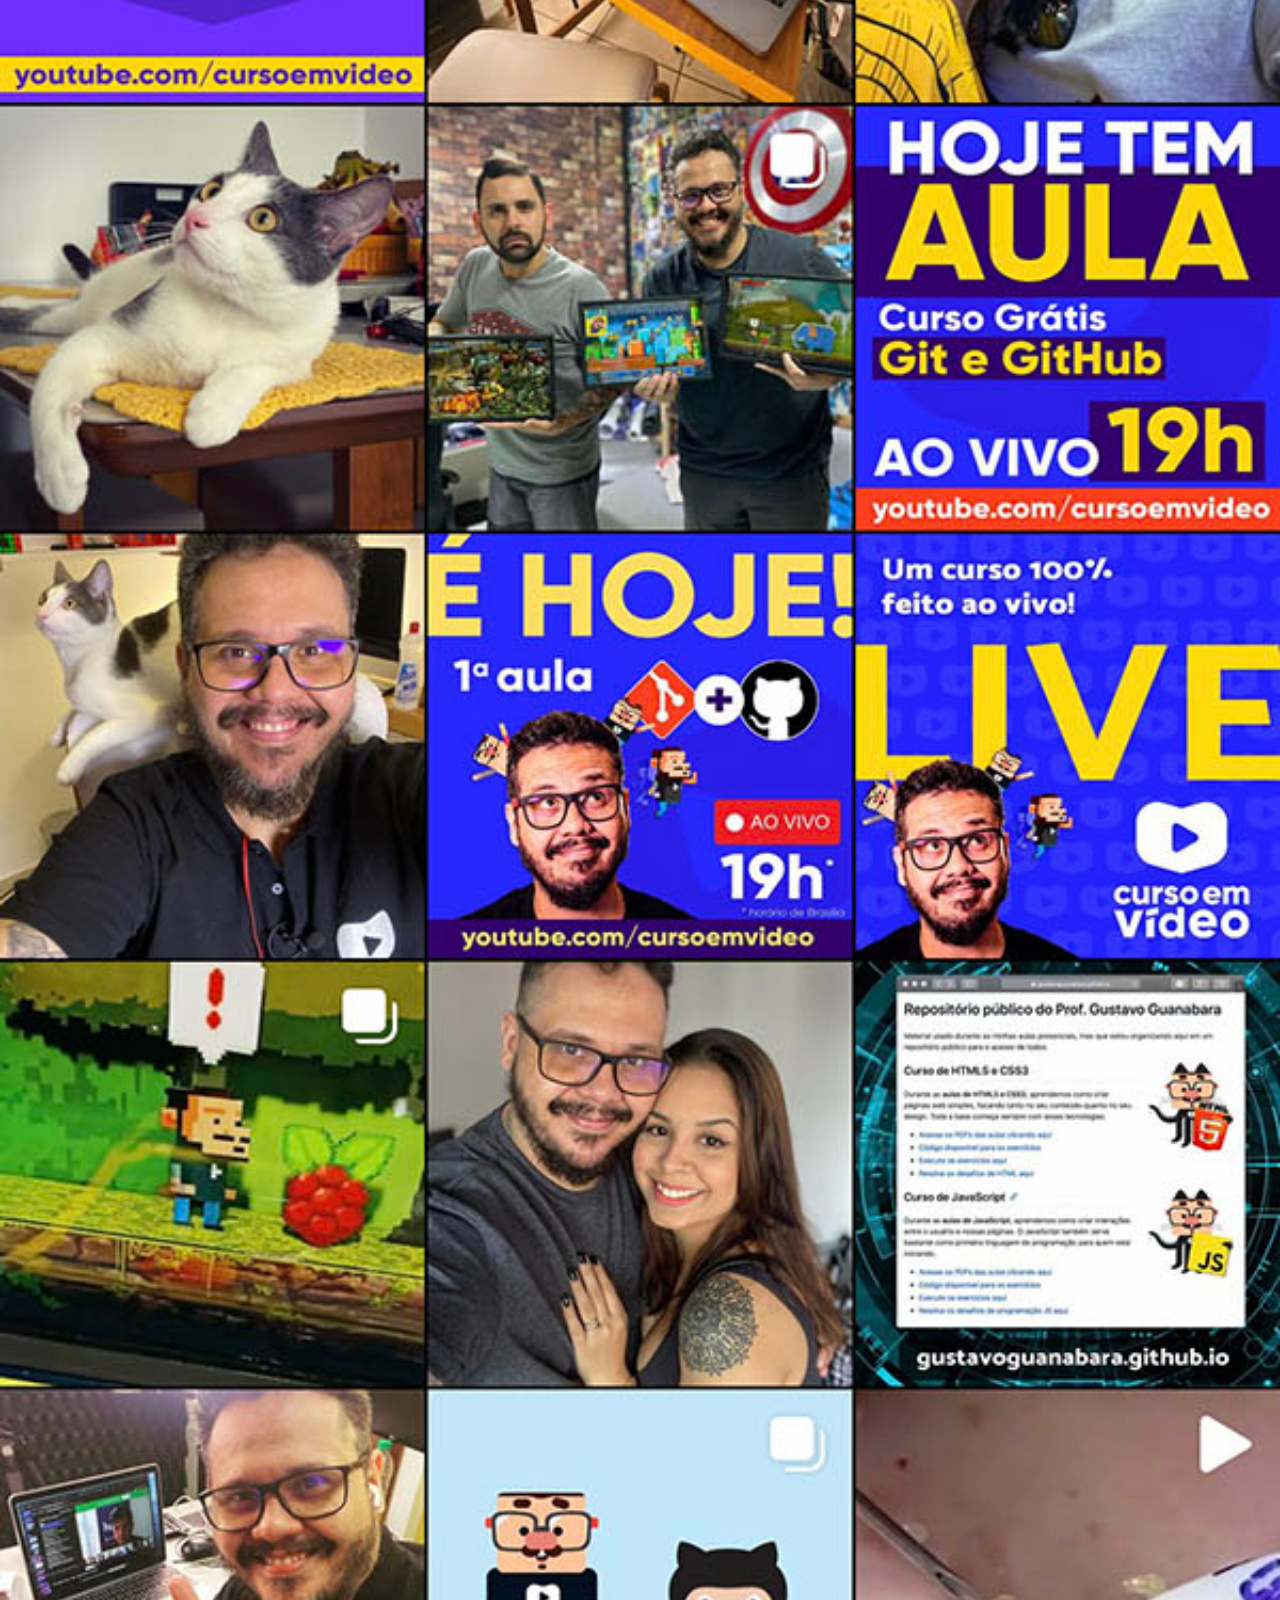
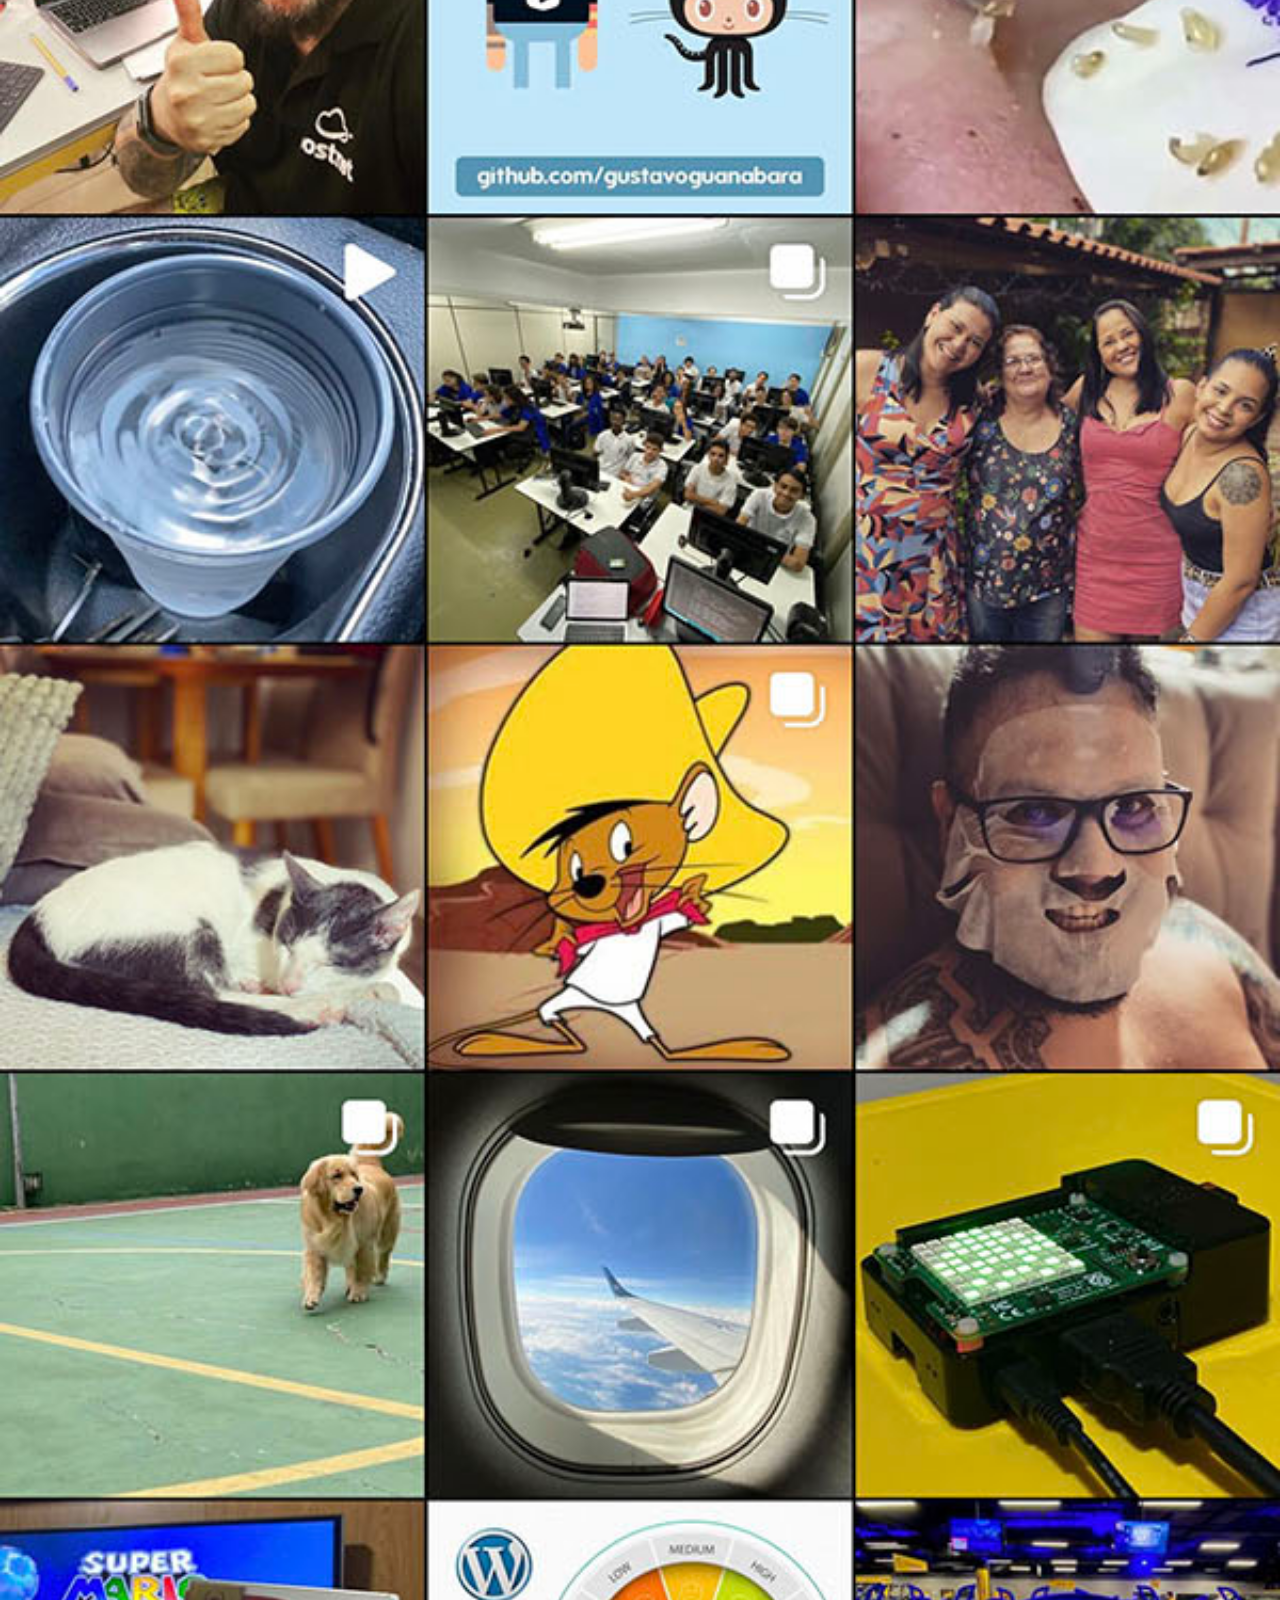
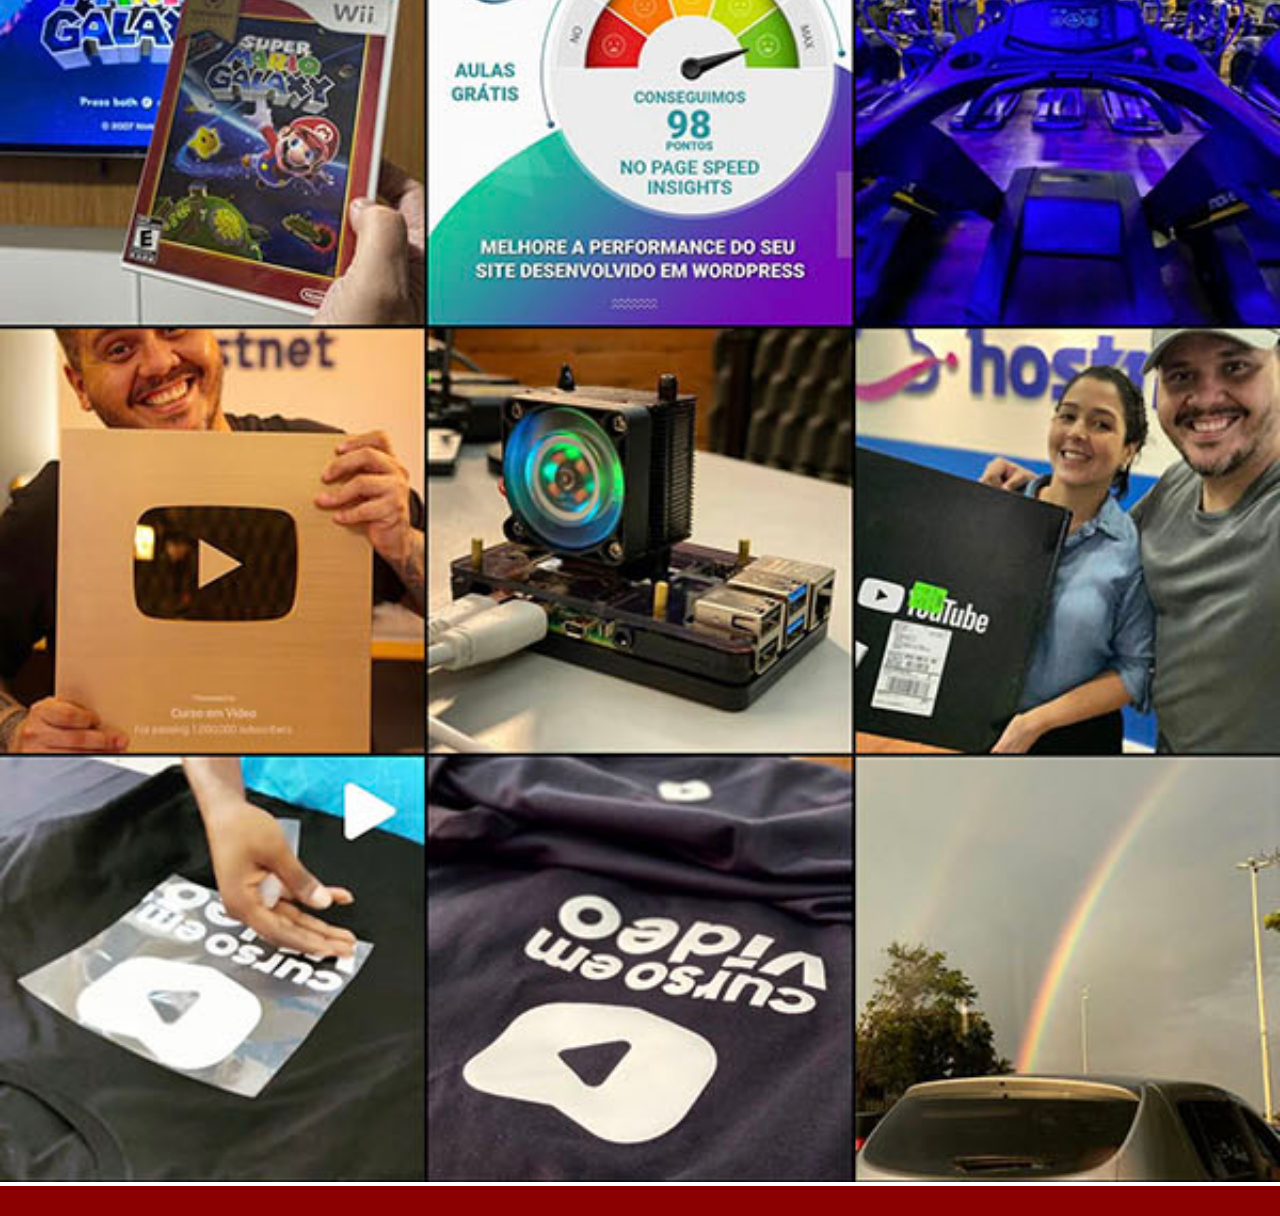
<file: instagram.html>
<!DOCTYPE html>
<html lang="pt-br">
<head>
    <meta charset="UTF-8">
    <meta name="viewport" content="width=device-width, initial-scale=1.0">
    <title>instagram</title>
    <link rel="stylesheet" href="estilos/social.css">
</head>
<body>
    <img src="imagens/tela-instagram.jpg" alt="instagram">
    <a href="https://www.instagram.com/gustavoguanabara/" target="_blank"></a>
</body>
</html>
</file>
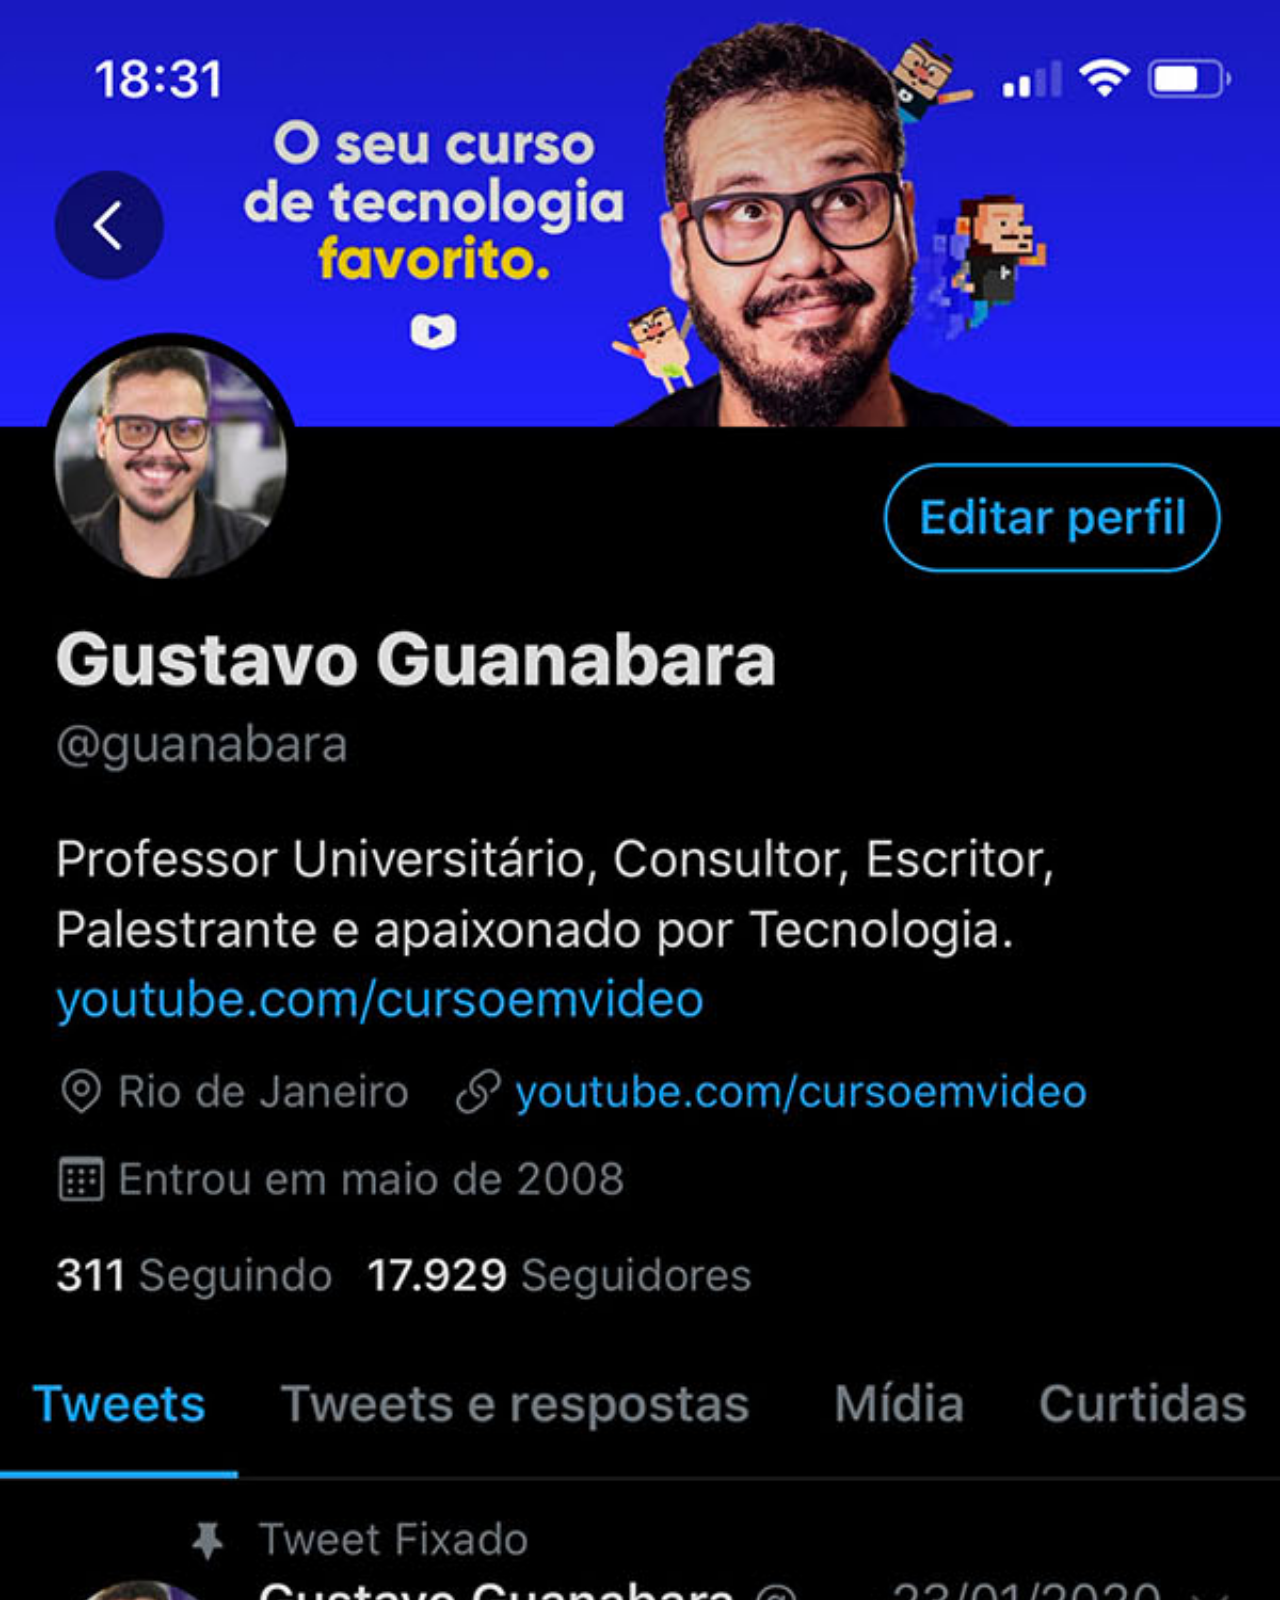
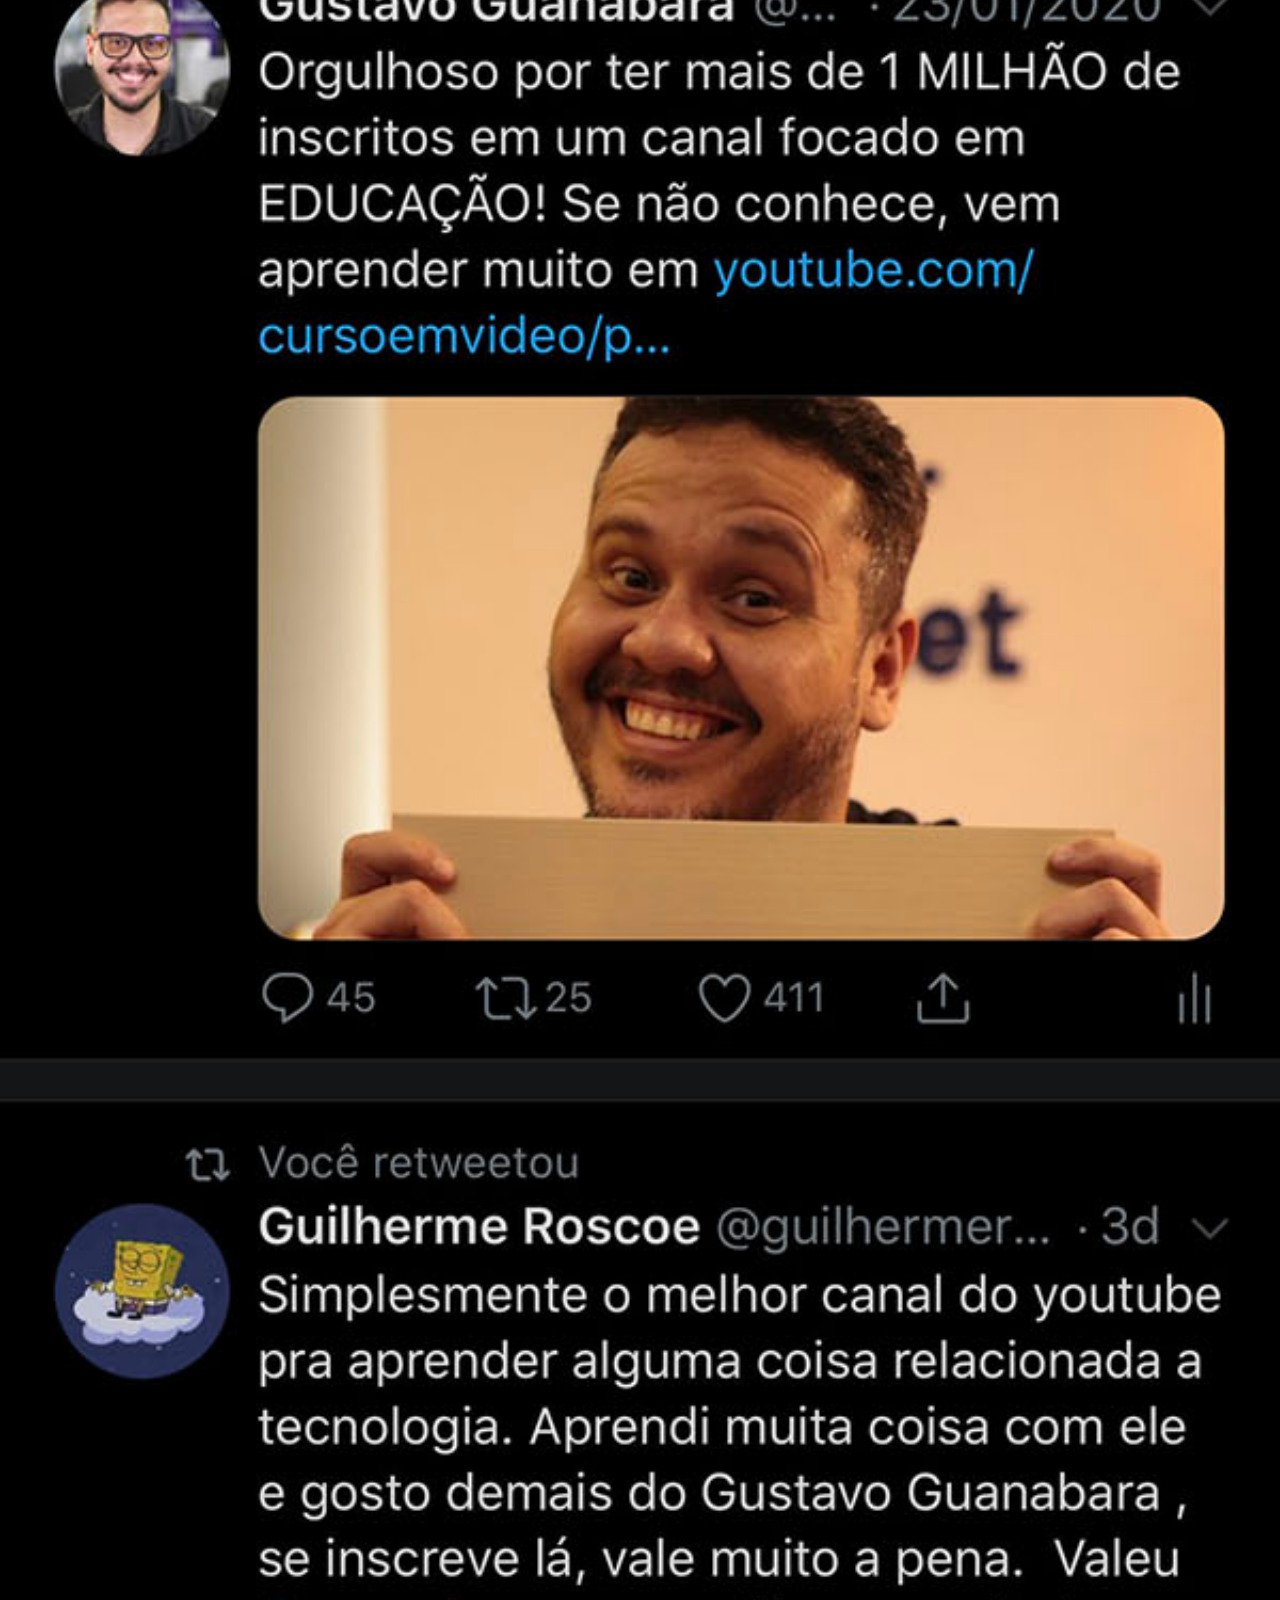
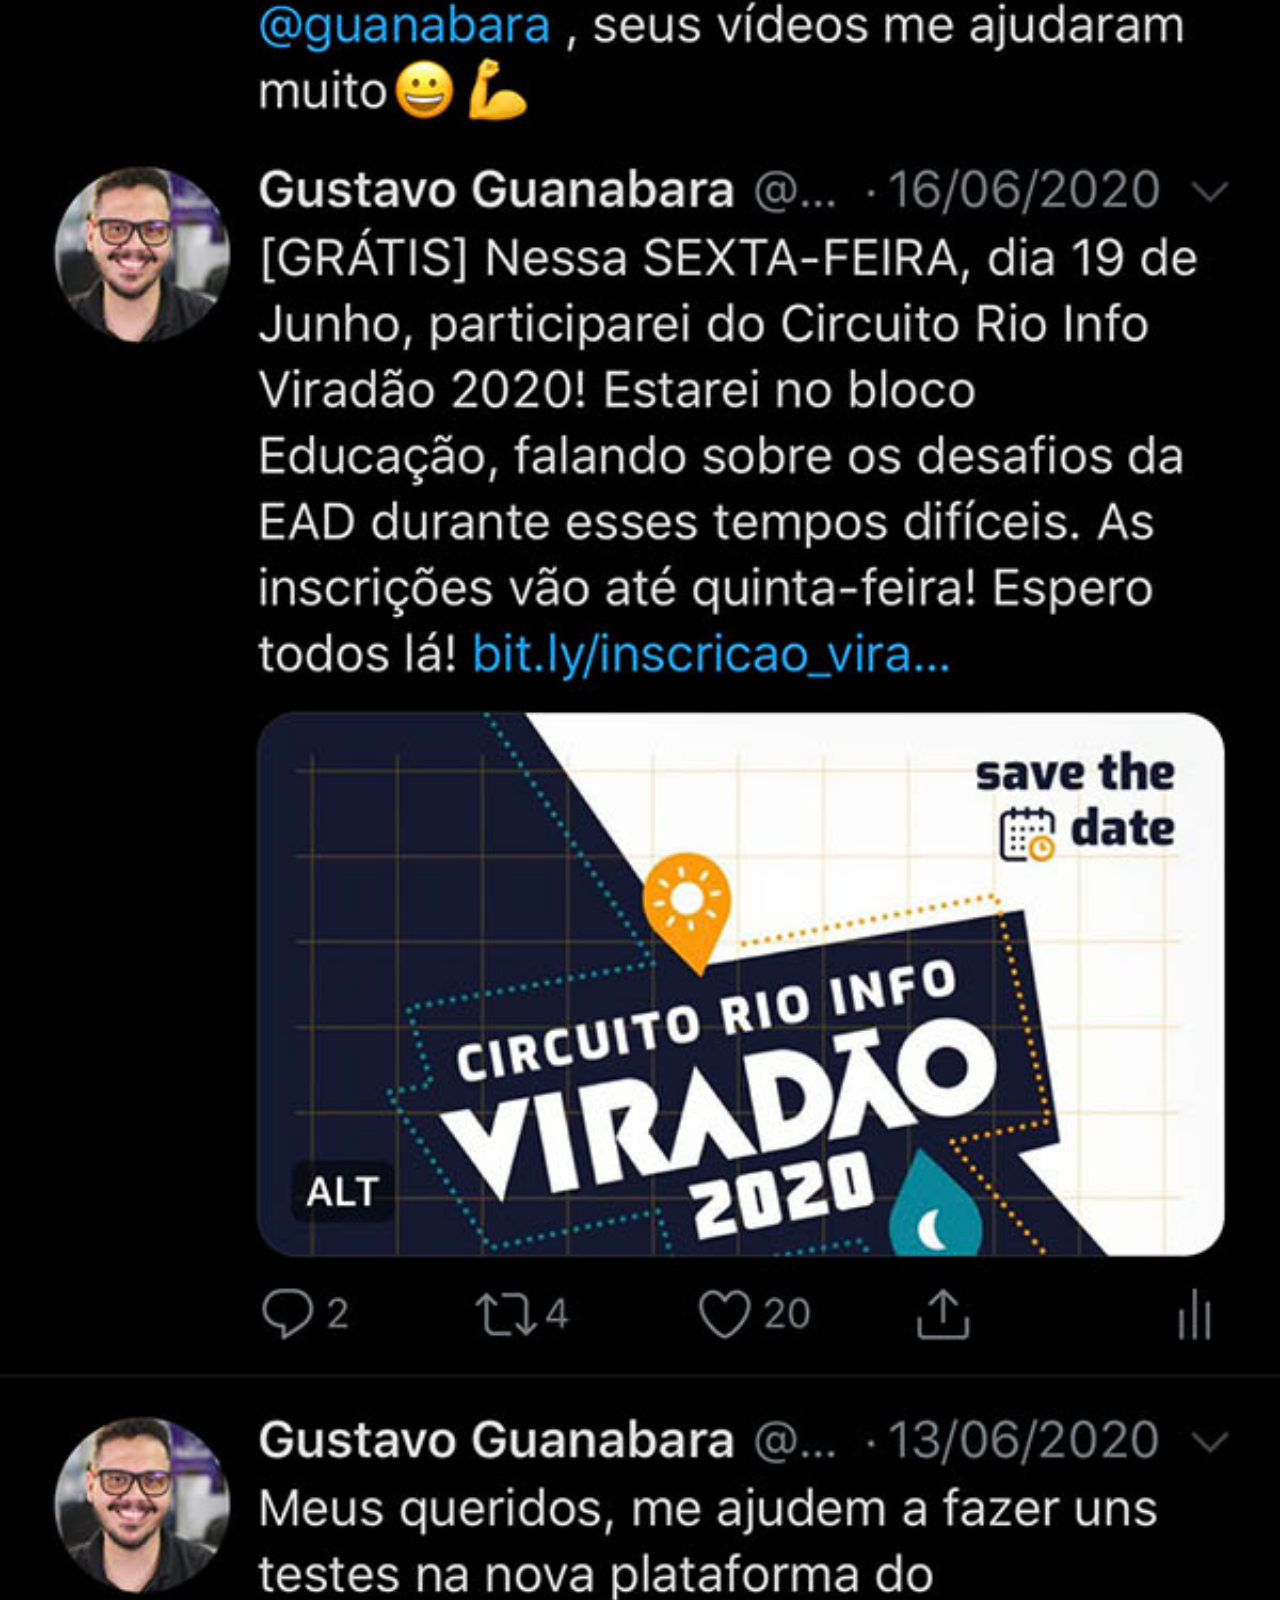
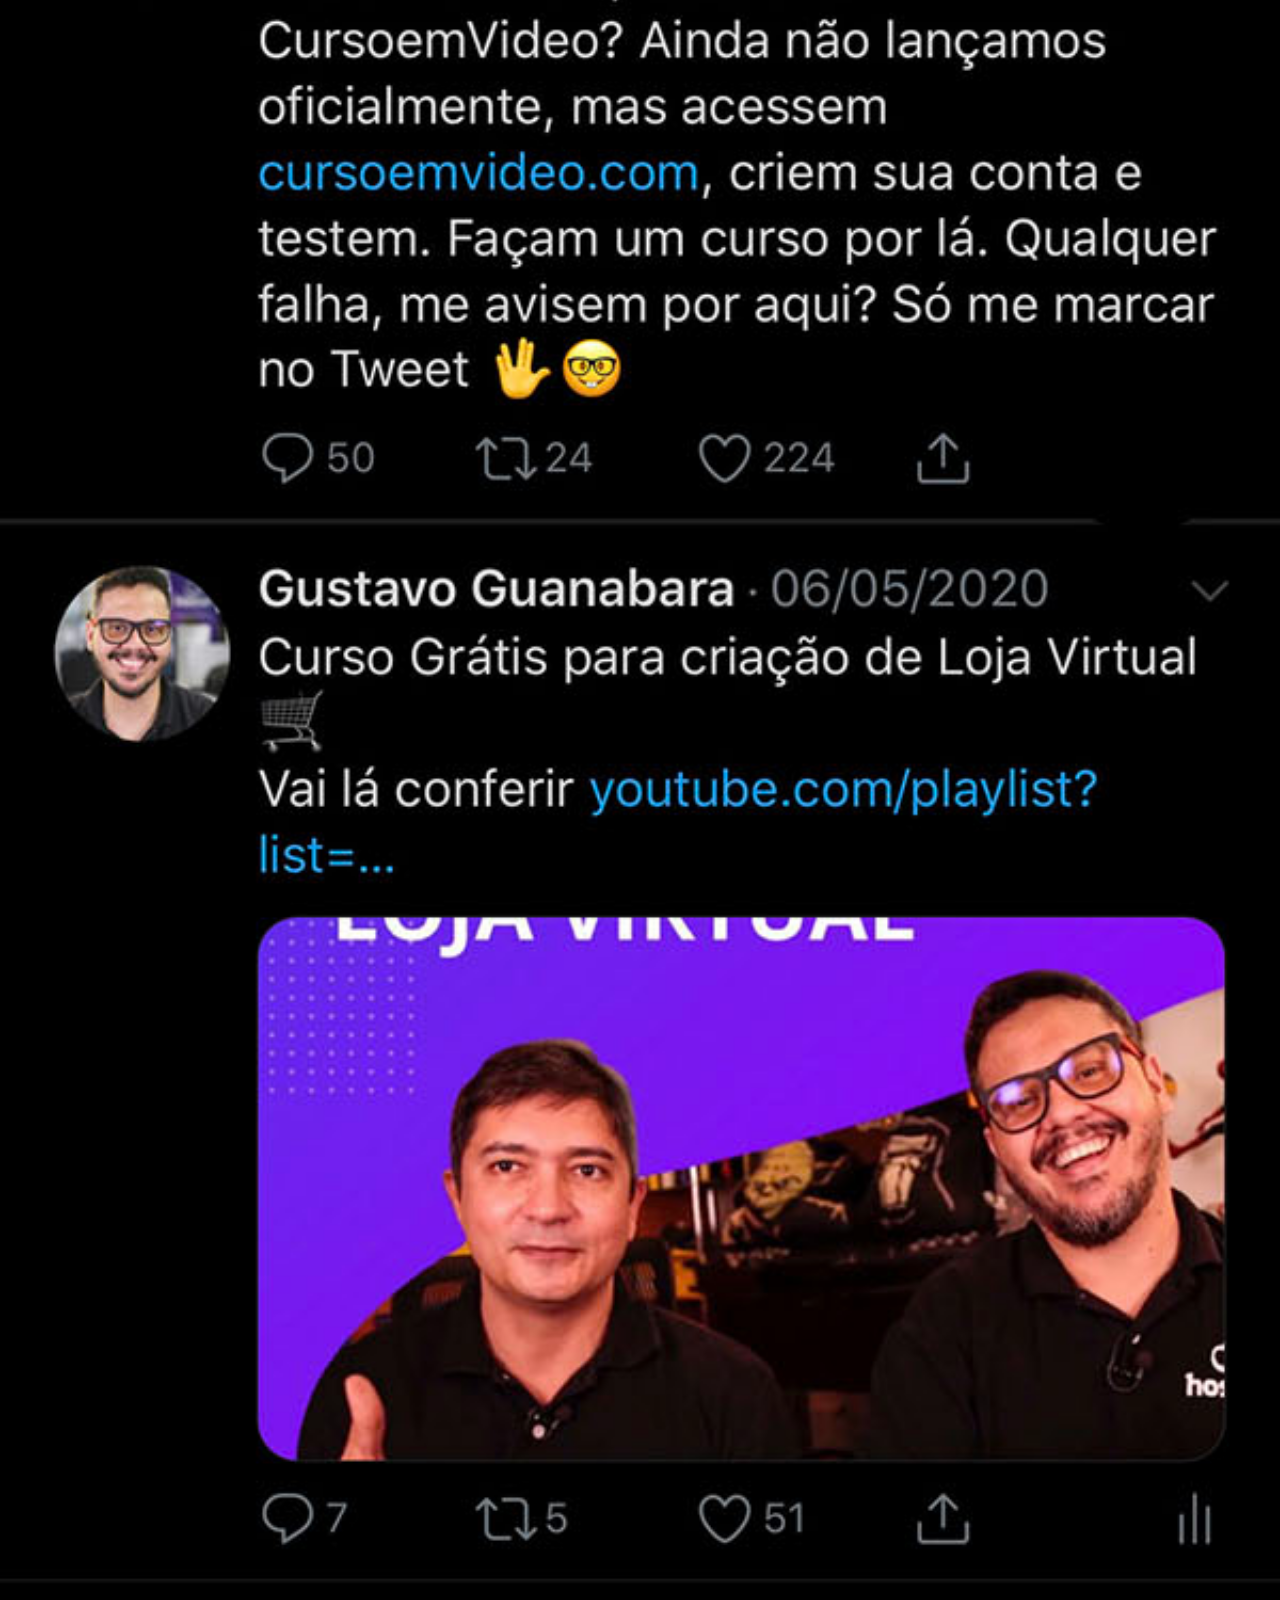
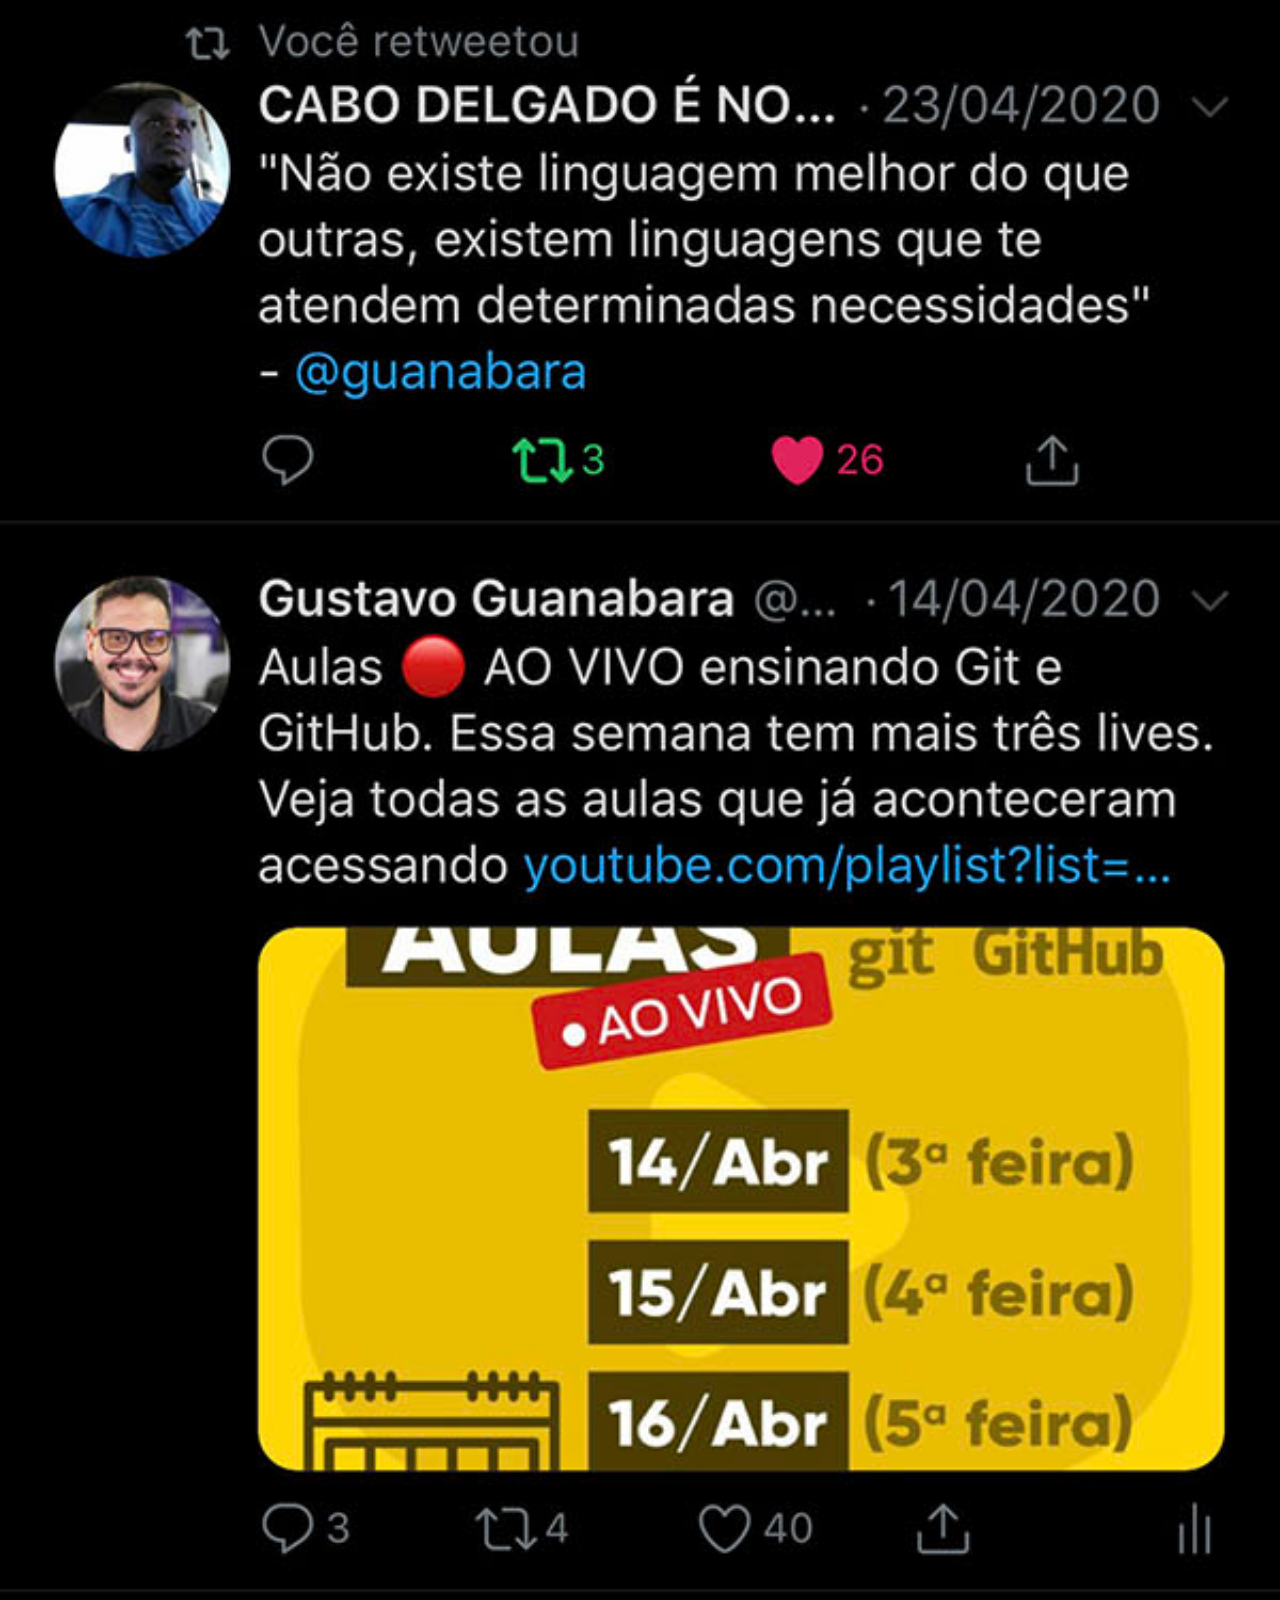
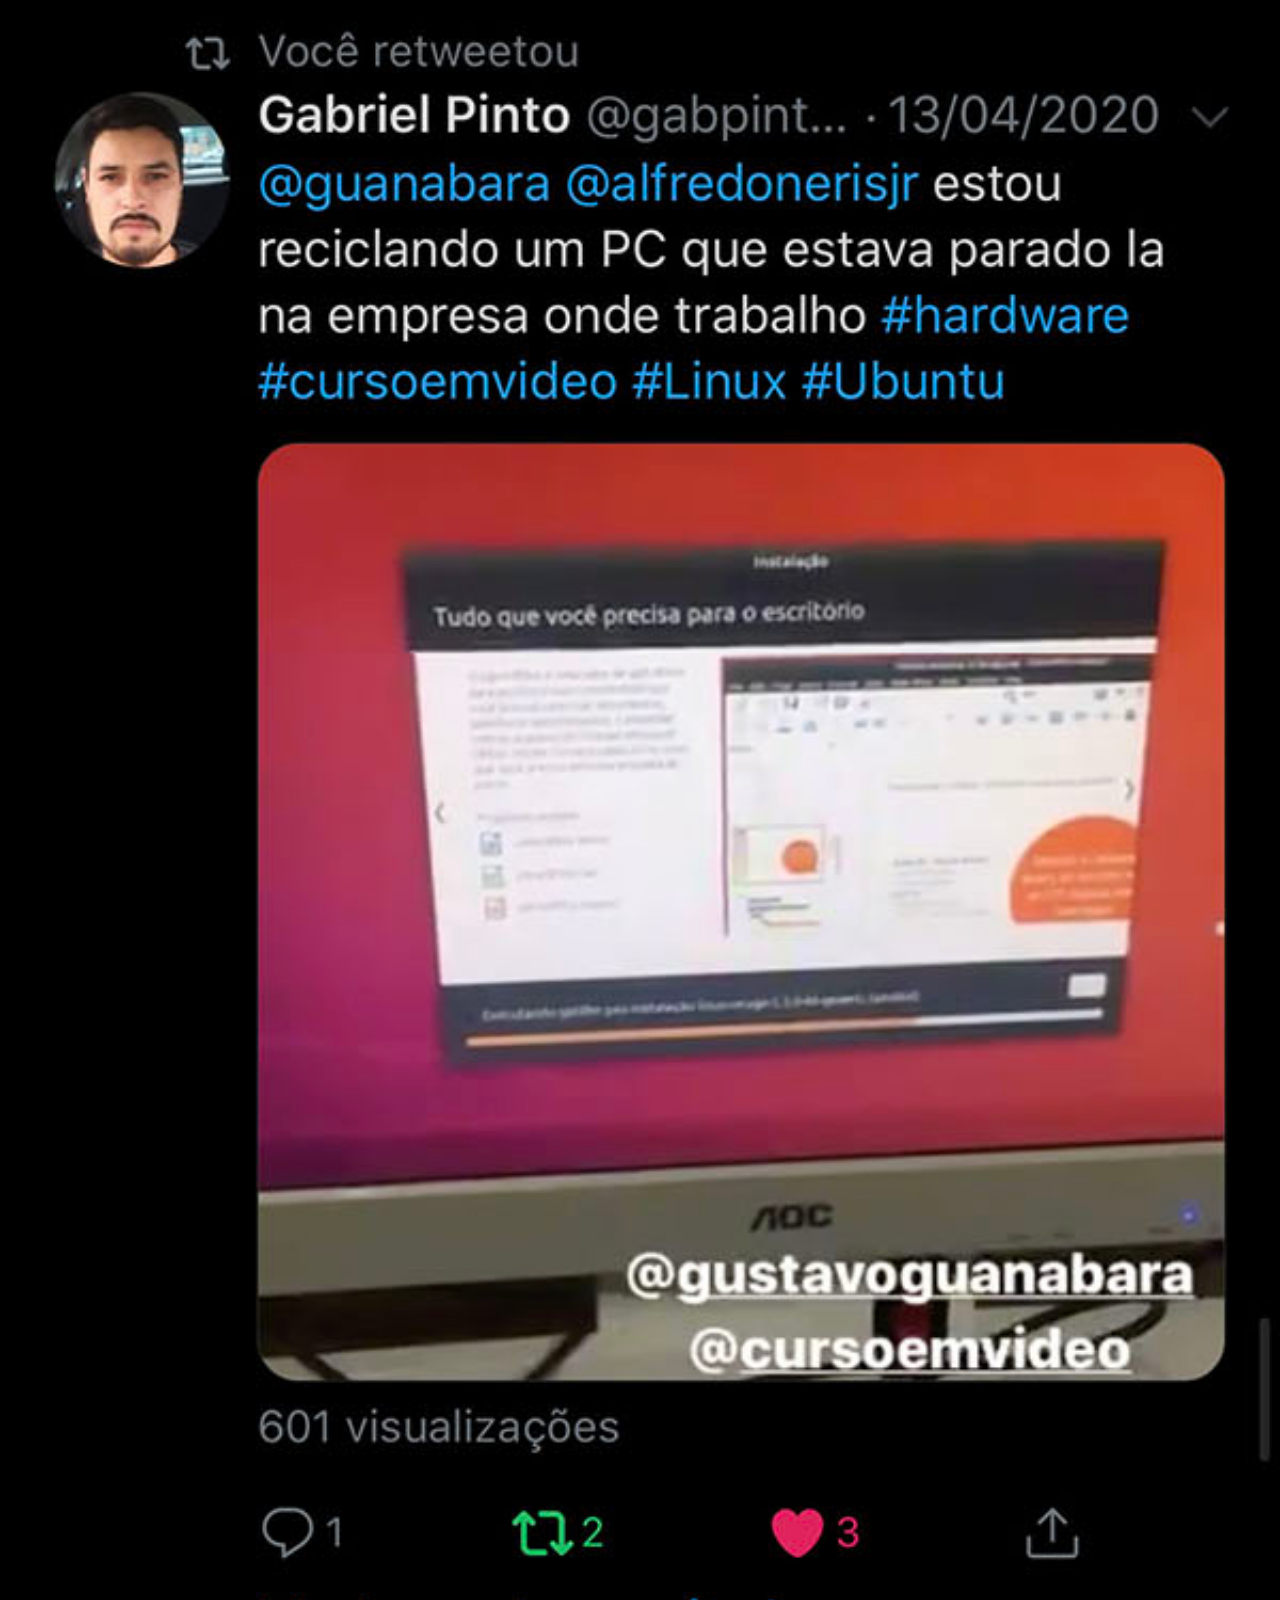
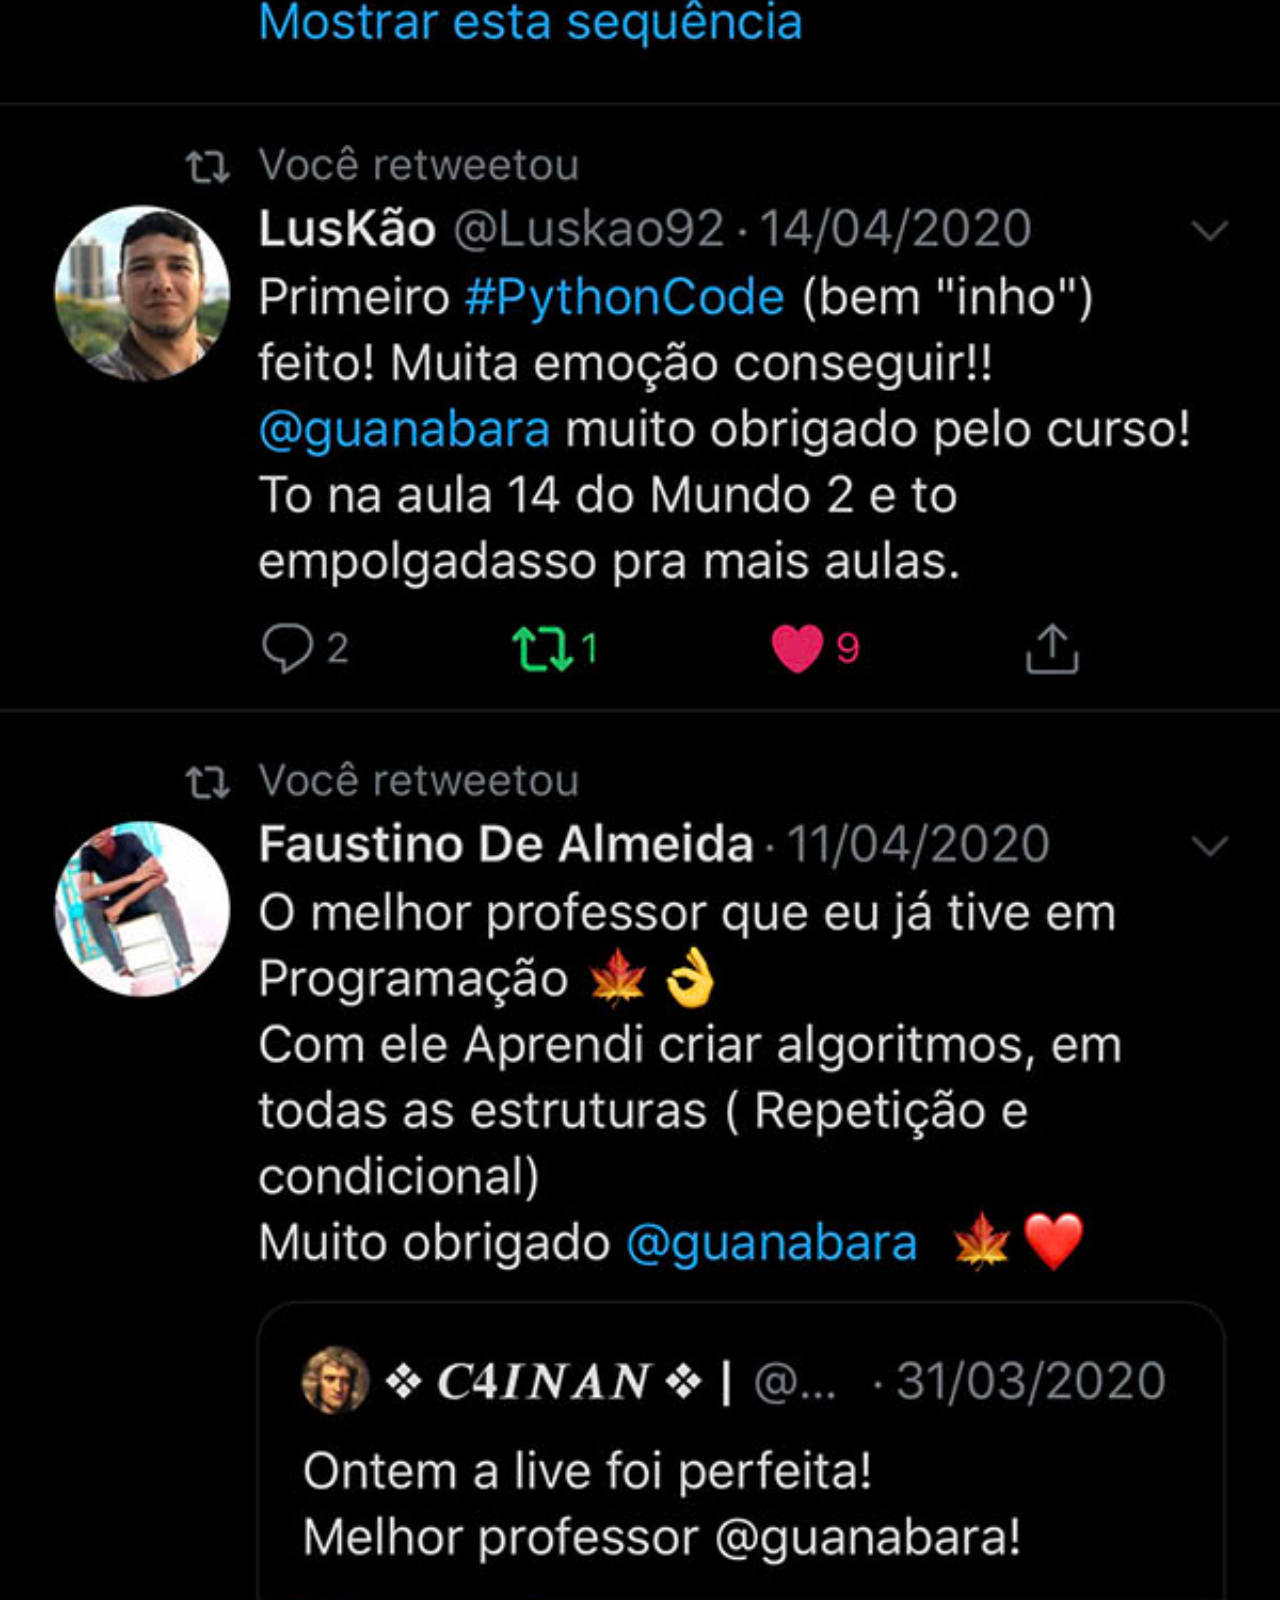
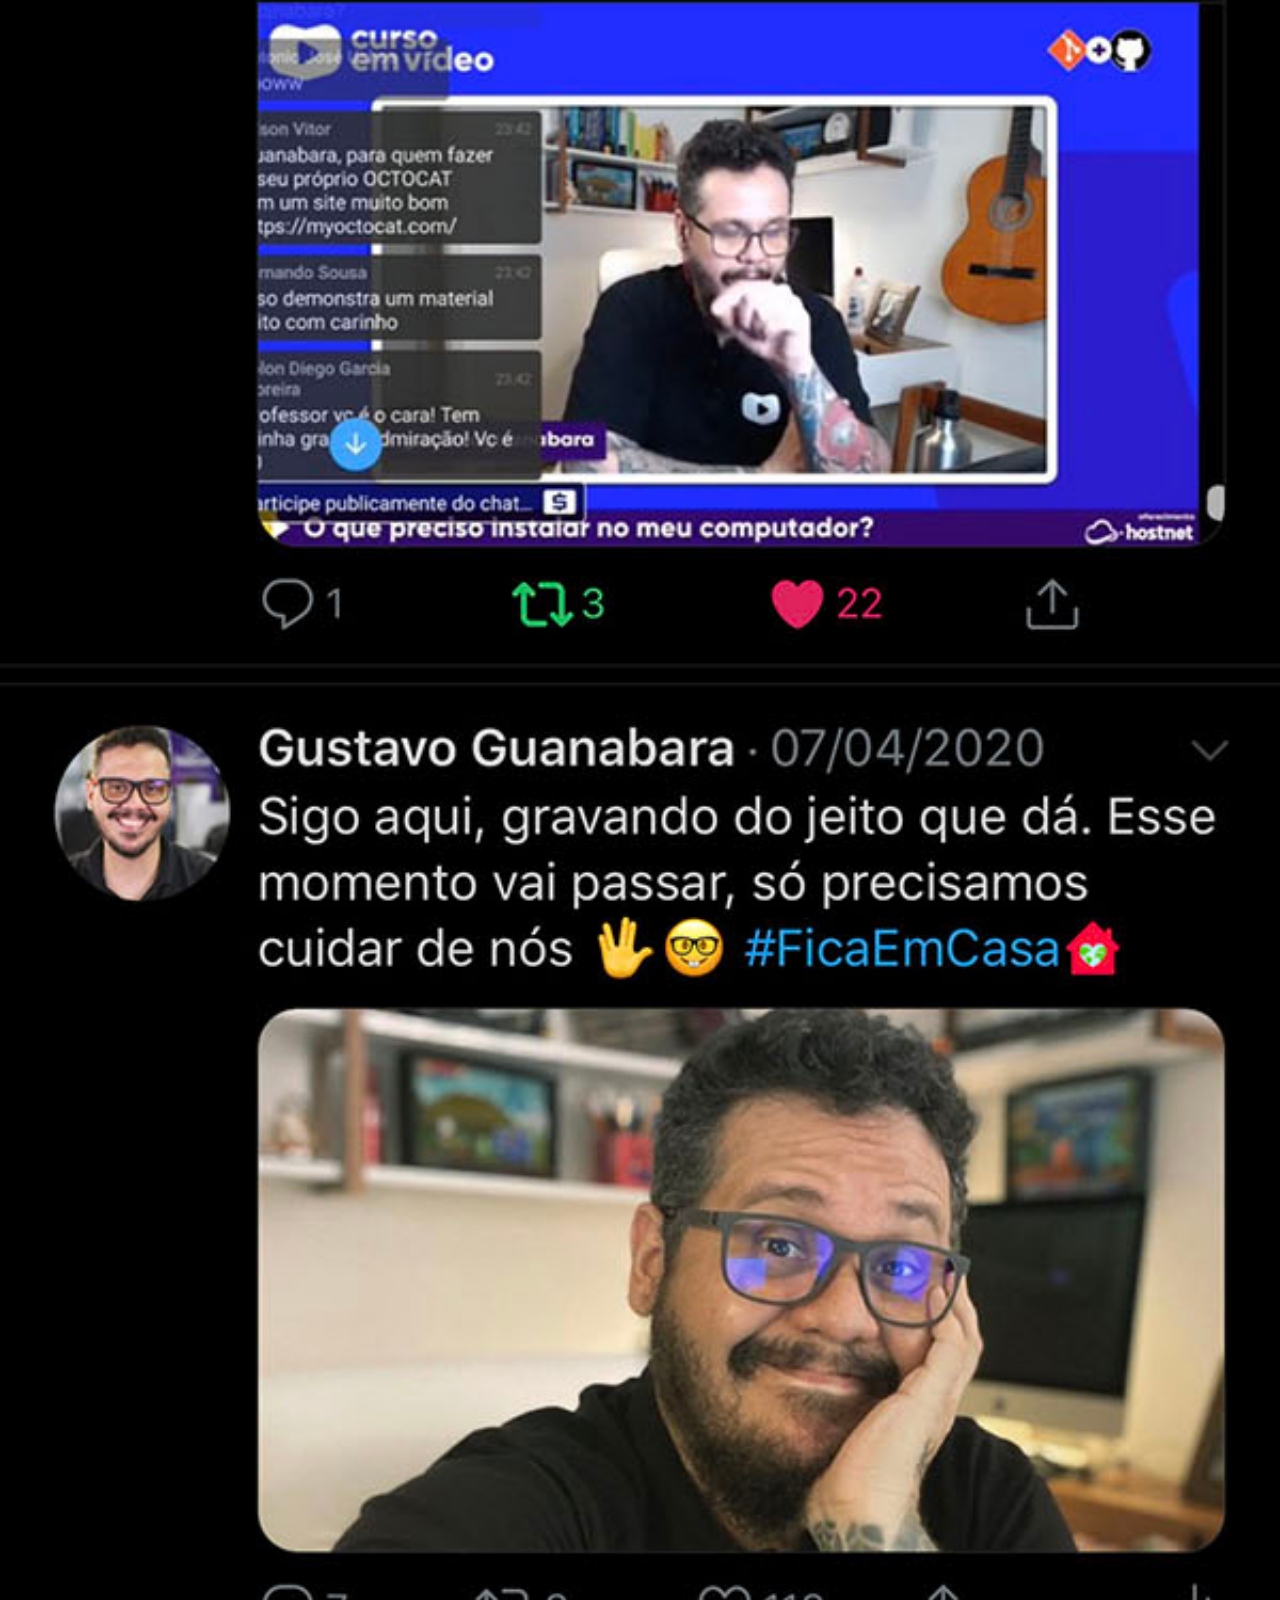
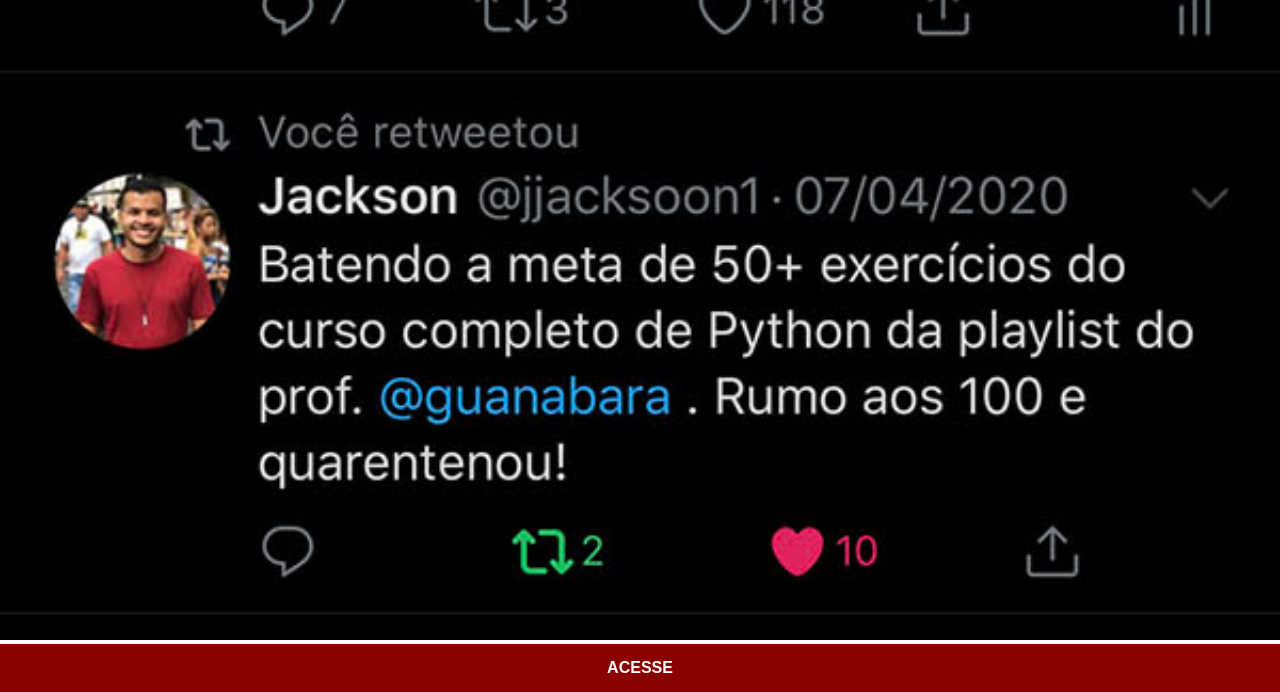
<file: twitter.html>
<!DOCTYPE html>
<html lang="pt-br">
<head>
    <meta charset="UTF-8">
    <meta name="viewport" content="width=device-width, initial-scale=1.0">
    <title>Twitter</title>
    <link rel="stylesheet" href="estilos/social.css">
</head>
<body>
    <img src="imagens/tela-twitter.jpg" alt="twitter">
    <a href="https://x.com/guanabara" target="_blank">ACESSE</a>
</body>
</html>
</file>
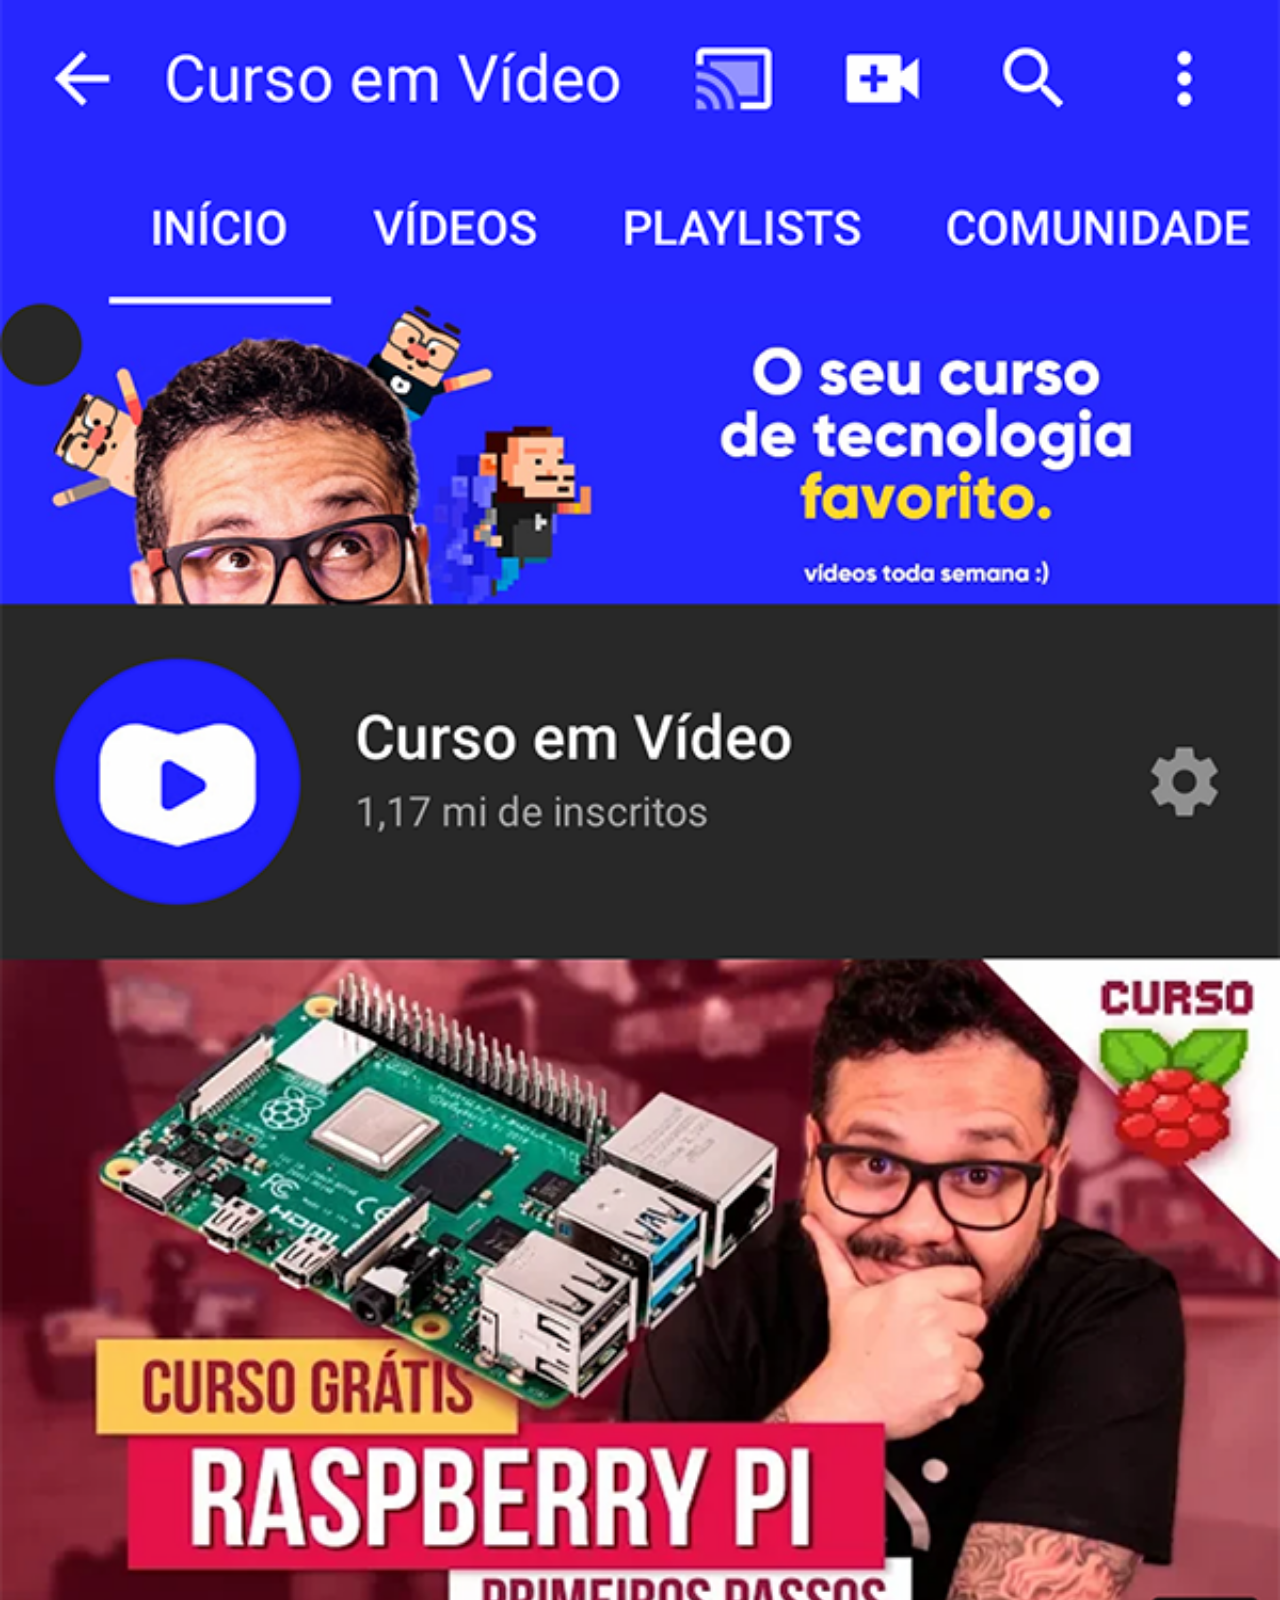
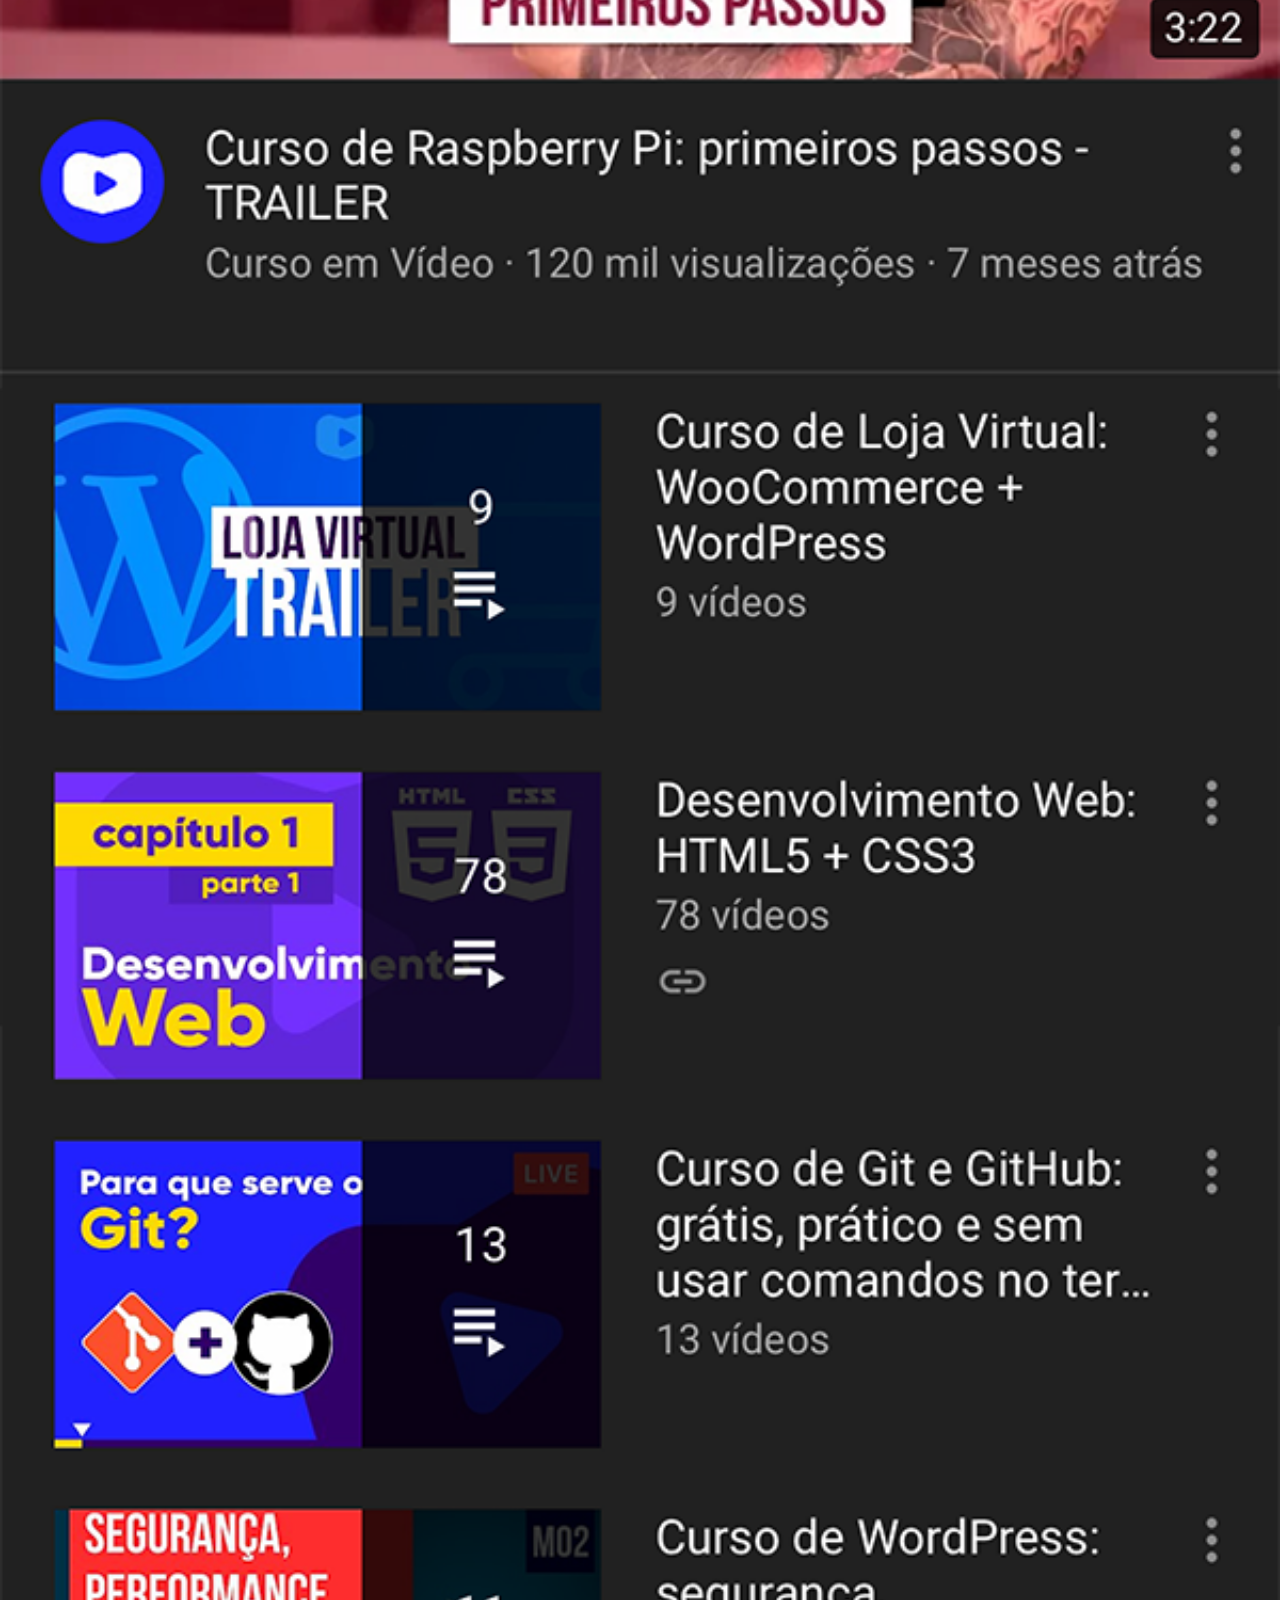
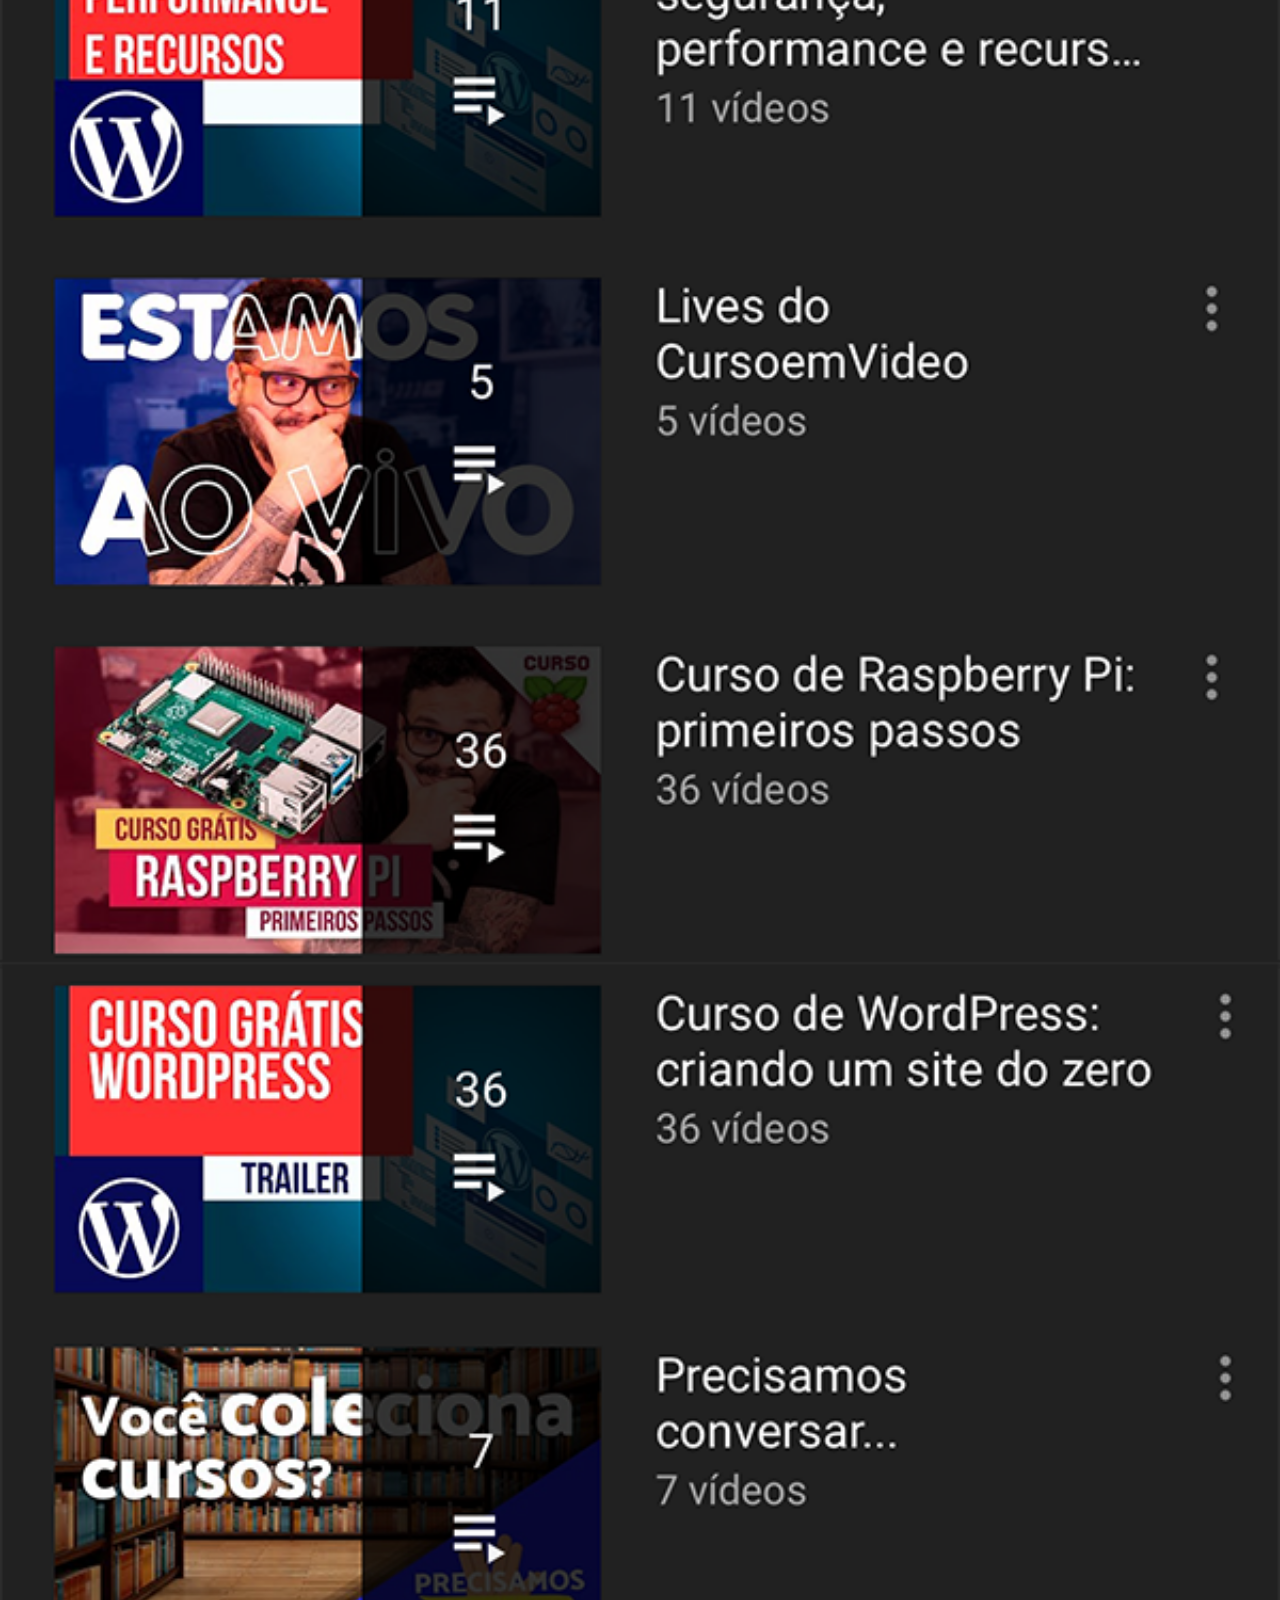
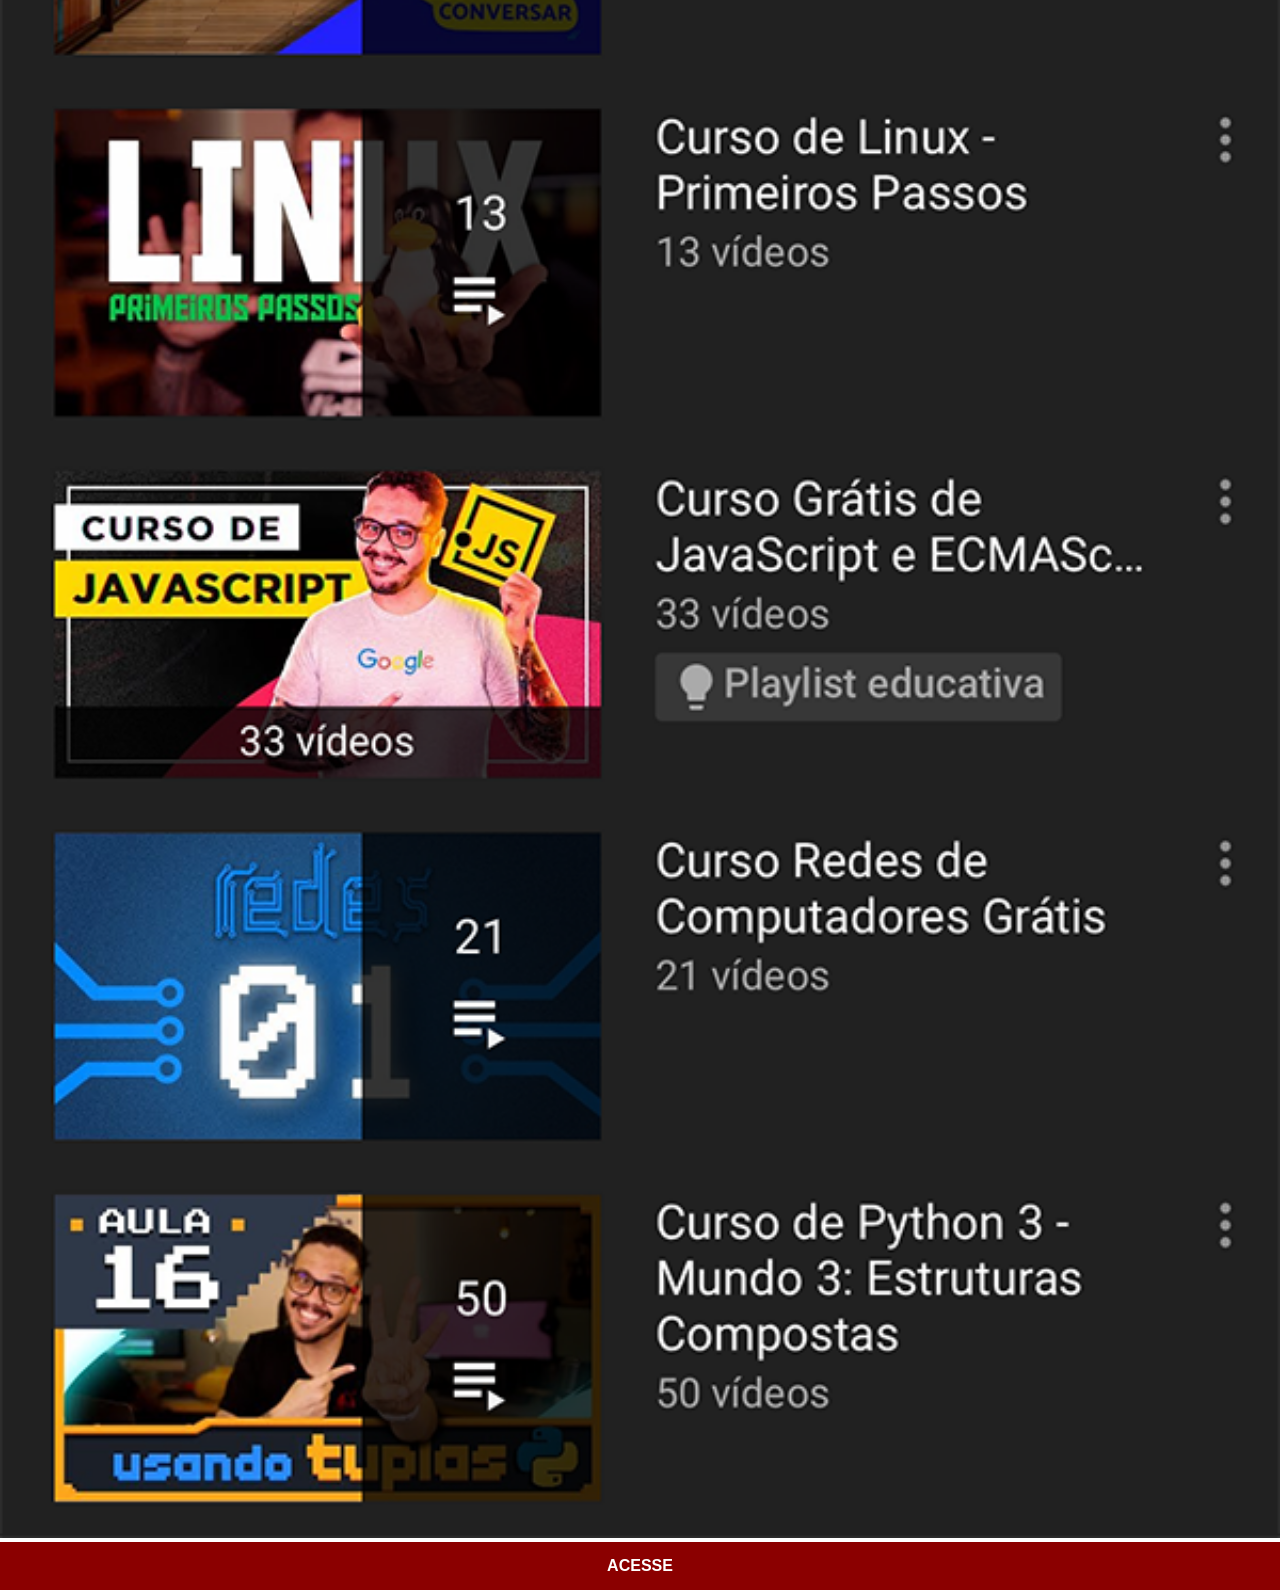
<file: youtube.html>
<!DOCTYPE html>
<html lang="pt-br">
<head>
    <meta charset="UTF-8">
    <meta name="viewport" content="width=device-width, initial-scale=1.0">
    <title>youtube</title>
    <link rel="stylesheet" href="estilos/social.css">
</head>
<body>
    <img src="imagens/tela-youtube.png" alt="youtube">
    <a href="https://www.youtube.com/c/CursoemV%C3%ADdeo/playlists" target="_blank">ACESSE </a>
</body>
</html>
</file>
<file: estilos/style.css>
@Charset "UTF-8";

* {
    margin: 0px;
    padding: 0px;
    font-family: Arial, Helvetica, sans-serif;
}

html,body {
    height: 100vh;
    width: 100vw;
    background-color: black;
}

body {
    background: url('../imagens/fundo-madeira.jpg') no-repeat top center;
    background-size: cover;
    background-attachment: fixed;
}

main {
    position: relative;
    height: 100vh;
}

section#telefone {
    position: absolute;
    top: 50%;
    left: 50%;
    transform: translate(-50%, -50%);
    
    height: 627px;
    width: 311px;
    background: url('../imagens/frame-iphone.png') no-repeat;

}

iframe#tela {
    position: relative;
    top:80px;
    left: 22px;
    width: 267px;
    height: 471px;

}

section#redes-sociais {
    text-align: right;
}

section#redes-sociais img {
    width: 50px;
    margin: 10px;
    border-radius: 50%;
    box-shadow: 2px 2px 5px rgba(0, 0, 0, 0.400);
    box-sizing: border-box;
}

section#redes-sociais img:hover {
    border: 2px solid rgba(255, 255, 255, 0.6);
    transform: translate(-3px, -3px);
    box-shadow: 5px 5px 10px rgba(0, 0, 0, 0.603);
    transition: transform 0.2s, border 0.2s;
}
</file>
<file: estilos/social.css>
@charset "UTF-8";

        * {
            margin: 0px;
            padding: 0px;
            font-family: Arial, Helvetica, sans-serif;
        }

        ::-webkit-scrollbar {
            width: 0px;
            height: 0px;
        }

        img {
            width: 100vw;
        }

        a {
            display: block;
            background-color: darkred;
            color: white;
            padding: 15px;
            text-align: center;
            font-weight: bold;
            text-decoration: none;
        }

        a:hover {
            background-color: red;
        }
</file>
